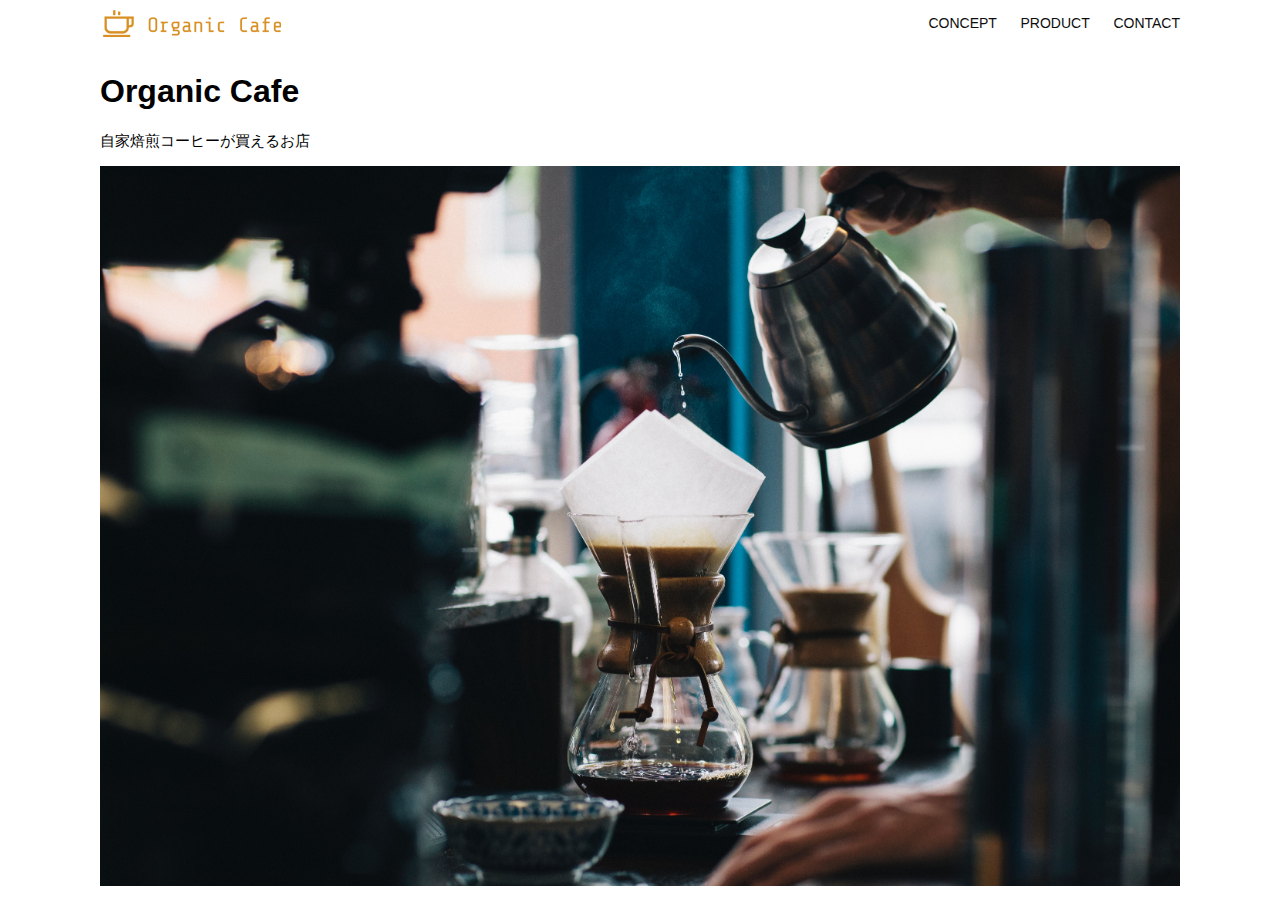
<file: html-css-kadai_013/index.html>
<!DOCTYPE html>
<html>
  <head>
    <title>Organic Cafe</title>
    <meta charset="UTF-8" />
    <meta name="description" content="自家焙煎のコーヒーがお家で楽しめるOrganic Cafe"/>
    <meta name="viewport" content="width=device-width, initial-scale=1.0" />
    <link rel="stylesheet" href="style.css" />
  </head>
  <body>
    <!-- ヘッダー -->
    <header>
      <!-- ロゴ -->
      <a href="index.html" id="logo"><img src="images/logo.png" alt="トップページに戻る"/></a>

      <!-- PC用ナビゲーション -->
      <nav id="nav-pc">
        <a href="index.html#concept">CONCEPT</a>
        <a href="index.html#product">PRODUCT</a>
        <a href="index.html#contact">CONTACT</a>
      </nav>
      
      <!-- SP用ナビゲーション -->
    
      <img id="menu-sp" src="images/button-menu.png" alt="ナビゲーションを開く" onclick="document.getElementById('nav-sp').style.display = 'block'">
      <nav id="nav-sp">
        <img id="close" src="images/button-close.png" alt="ナビゲーションを閉じる" onclick="document.getElementById('nav-sp').style.display = 'none'">
        <a id="logo-sp" href="index.html" onclick="document.getElementById('nav-sp').style.display = 'none'">
        <img src="images/logo-sp.png" alt="トップページに戻る"></a>
        <a class="menu" href="index.html#concept" onclick="document.getElementById('nav-sp').style.display = 'none'">CONCEPT</a>
        <a class="menu" href="index.html#product" onclick="document.getElementById('nav-sp').style.display = 'none'">PRODUCT</a>
        <a class="menu" href="index.html#contact" onclick="document.getElementById('nav-sp').style.display = 'none'">CONTACT</a>
      </nav>
      </header>

    <main>
      <article>
        <!-- メインビジュアル -->
        <section id="main-visual">
          <div id="main-message">
            <h1>Organic Cafe</h1>
            <p>自家焙煎コーヒーが買えるお店</p>
          </div>
          <img src="images/main-image.jpg" alt="コーヒーをハンドドリップで淹れる画像"/>
        </section>
      </article>
    </main>
  </body>
</html>
</file>
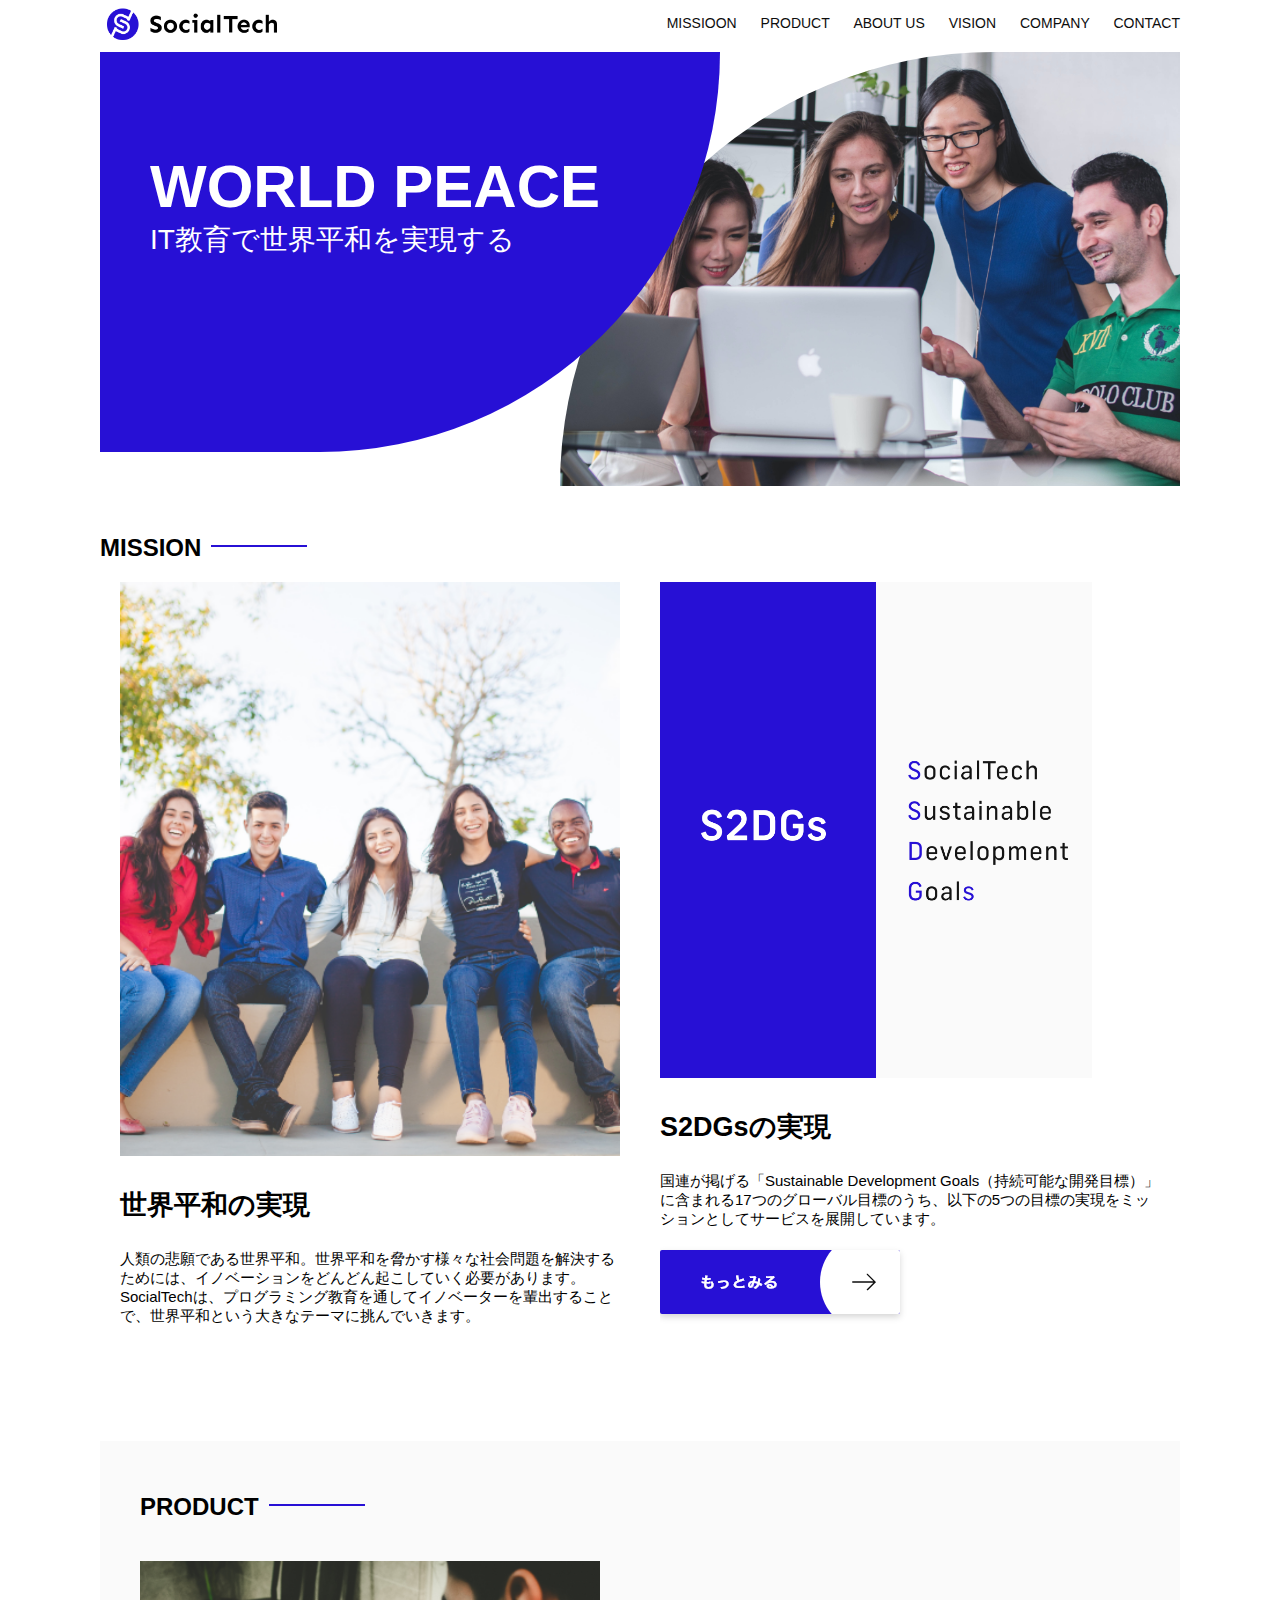
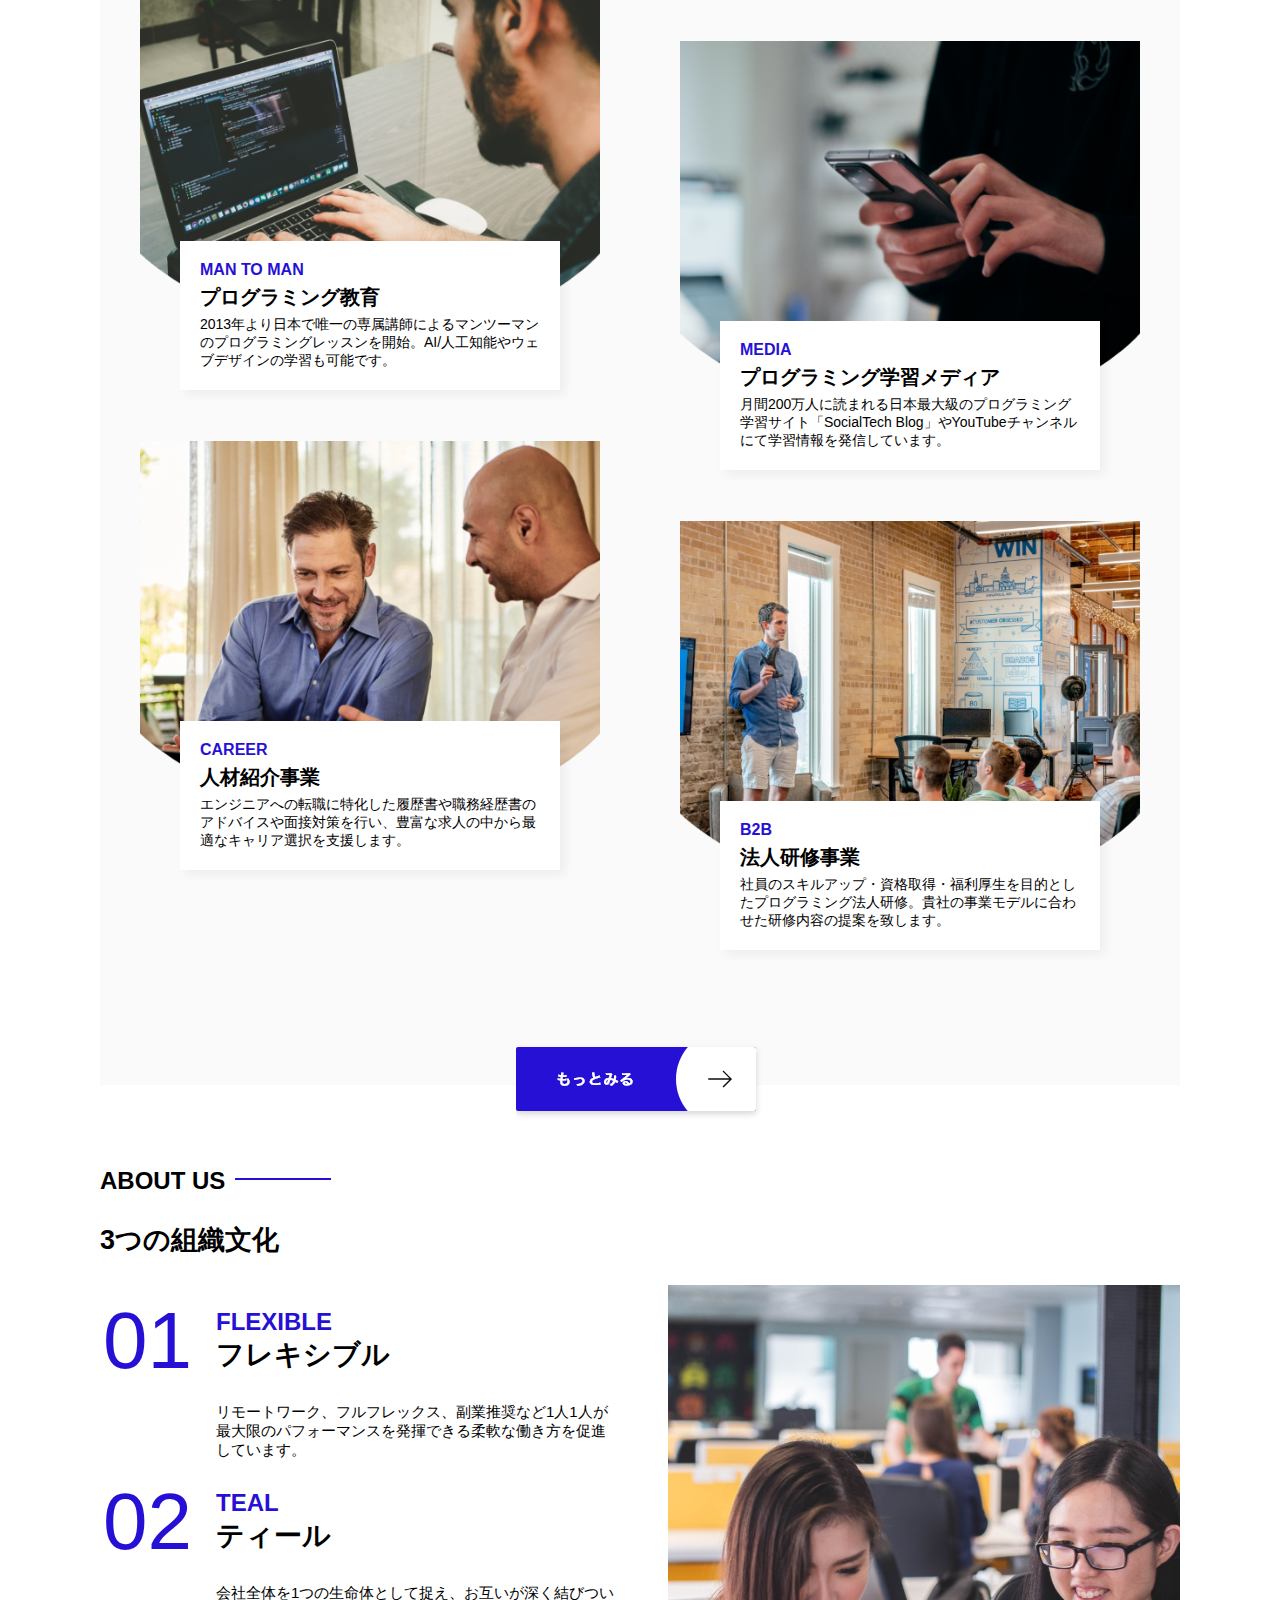
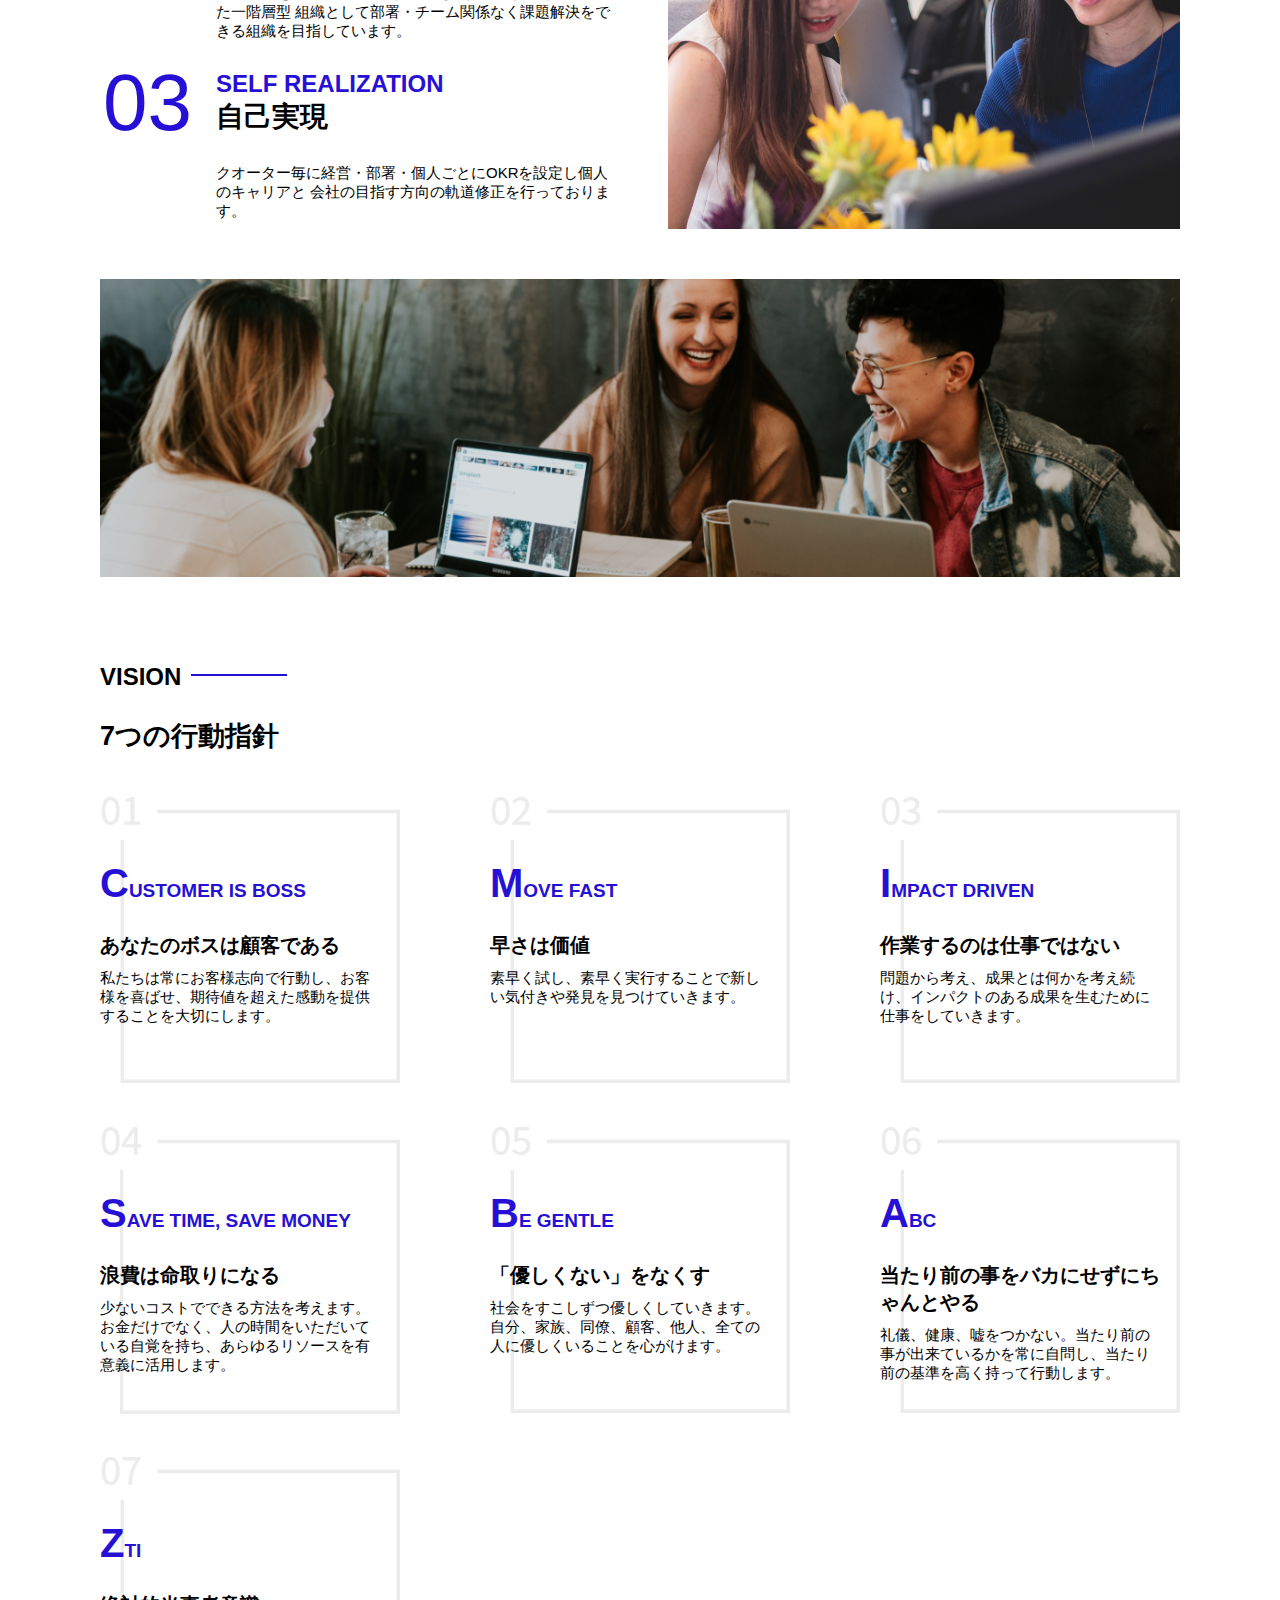
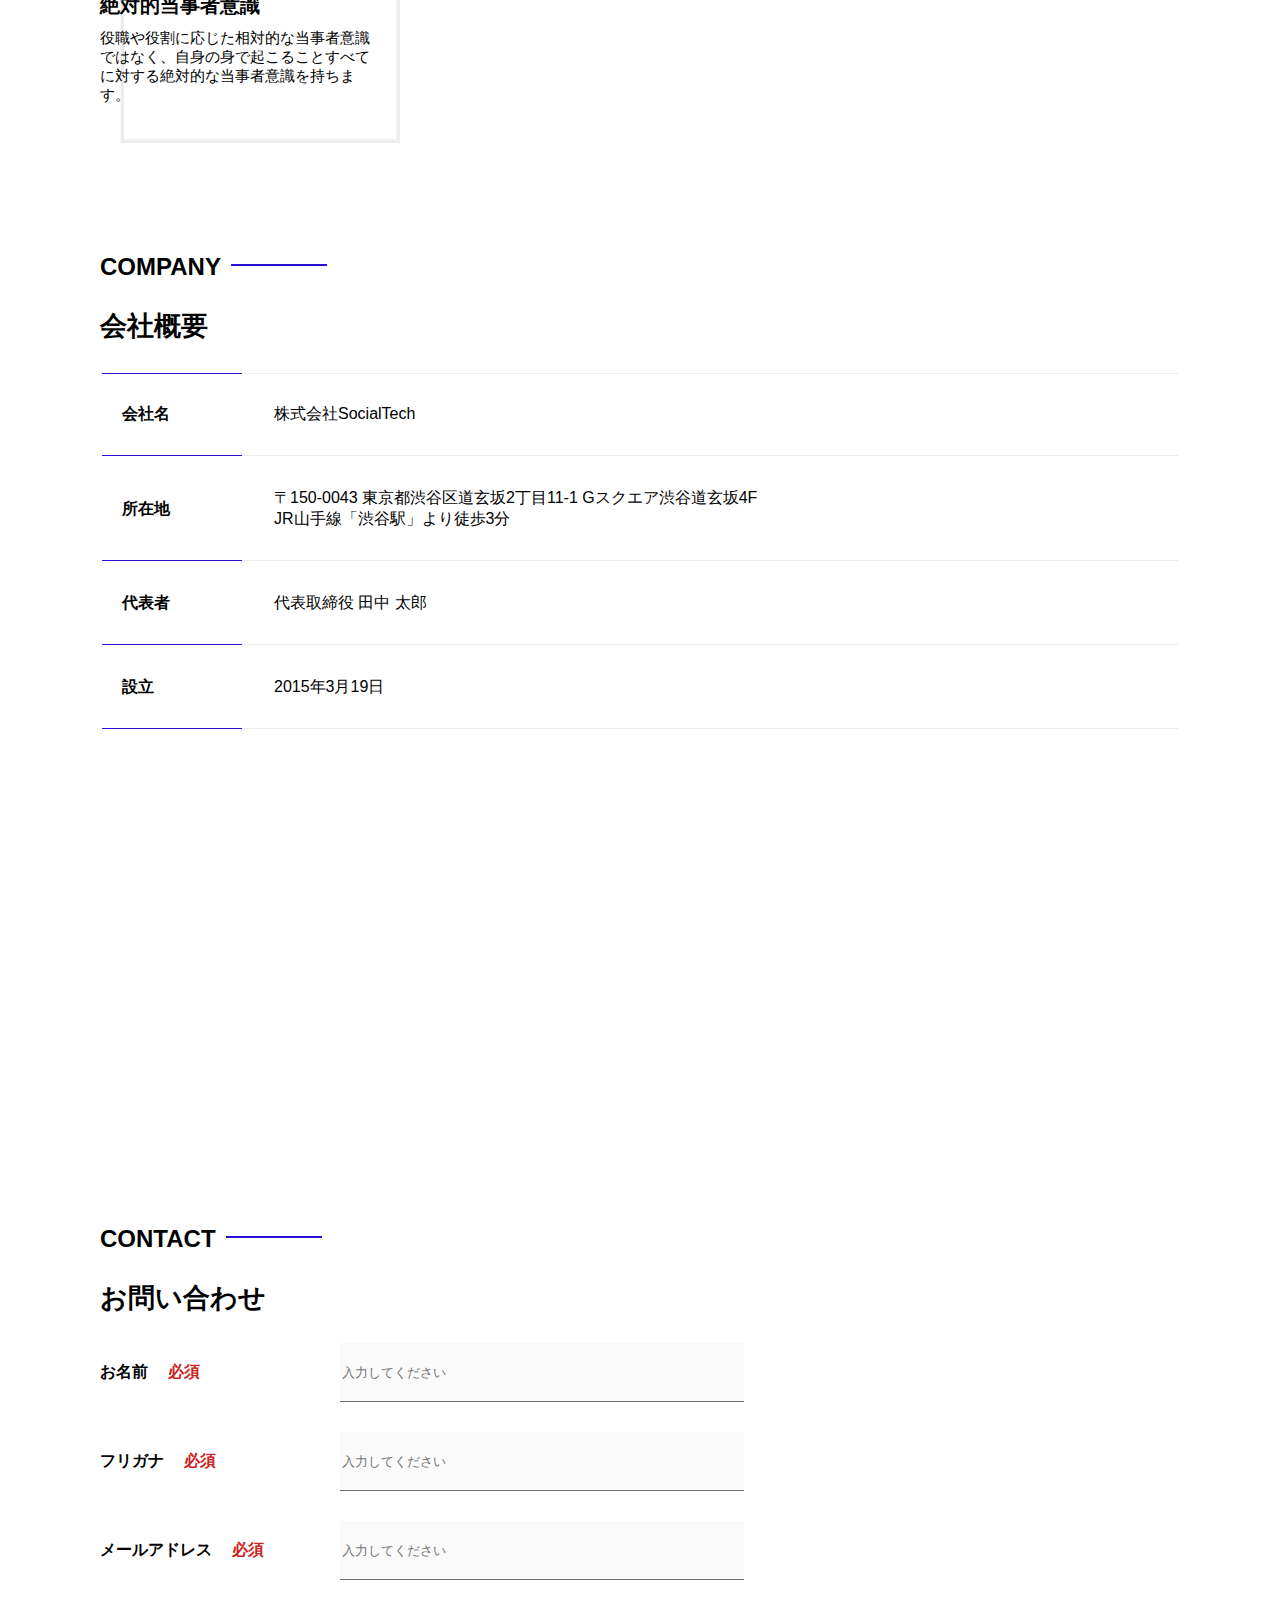
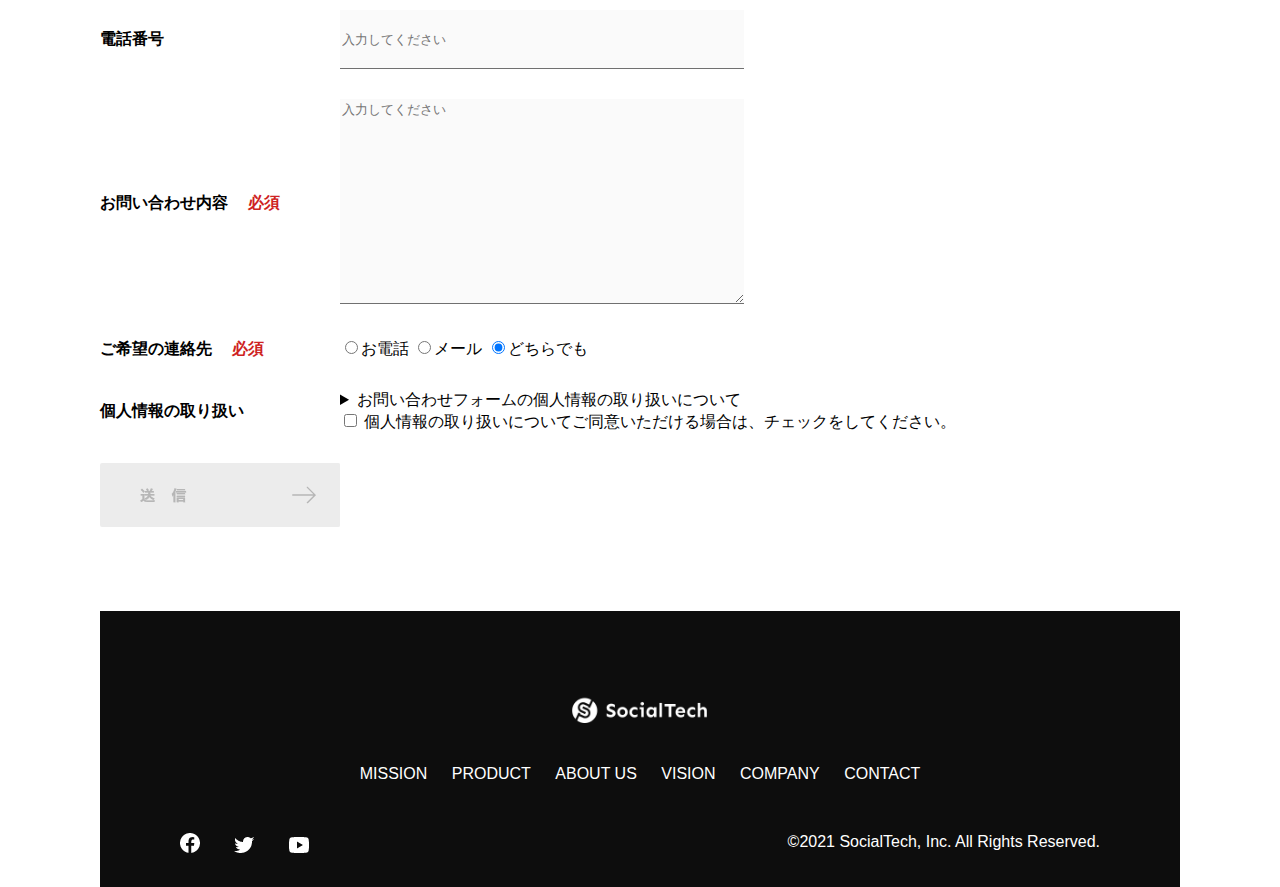
<file: kadai_tutorial_output/index.html>
<!DOCTYPE html>
<html>
    <head>
        <title>SocialTech</title>
            <meta charset="UTF-8">
            <meta name="description" content="SocialTechはEdTech業界のリーディングカンパニーを目指します。">
            <meta name="viewport" content="width=device-width, initial-scale=1.0">
            <link rel="stylesheet" href="style.css">
    </head>
    <body>
        <header>
            <a href="index.html" id="logo">
                <img src="images/logo.png" alt="トップページトップページに戻る">
            </a>

            <nav id="nav-pc">
                <a href="mission.html">MISSIOON</a>
                <a href="product.html">PRODUCT</a>
                <a href="index.html#aboutus">ABOUT US</a>
                <a href="index.html#vision">VISION</a>
                <a href="index.html#company">COMPANY</a>
                <a href="index.html#contact">CONTACT</a>
            </nav>
            <!-- スマホ用メニューボタン -->
             <img id="menu-sp" src="images/button-menu.png" alt="ナビゲーションを開く" onclick="document.getElementById('nav-sp').style.display = 'block'">

            <!-- スマホ用ナビゲーション -->
              <nav id="nav-sp">
                <img id="close" src="images/button-close.png" alt="ナビゲーションを閉じる" onclick="document.getElementById('nav-sp').style.display = 'none'">
                <a id="logo-sp" href="index.html" onclick="document.getElementById('nav-sp').style.display = 'none'">
                <img src="images/logo-sp.png" alt="トップページに戻る"></a>
                <a class="menu" href="mission.html" onclick="document.getElementById('nav-sp').style.display = 'none'">MISSION</a>
                <a class="menu" href="product.html" onclick="document.getElementById('nav-sp').style.display = 'none'">PRODUCT</a>
                <a class="menu" href="index.html#aboutus" onclick="document.getElementById('nav-sp').style.display = 'none'">ABOUTUS</a>
                <a class="menu" href="index.html#vision" onclick="document.getElementById('nav-sp').style.display = 'none'">VISION</a>
                <a class="menu" href="index.html#company" onclick="document.getElementById('nav-sp').style.display = 'none'">COMPANY</a>
                <a class="menu" href="index.html#contact" onclick="document.getElementById('nav-sp').style.display = 'none'">CONTACT</a>
                <div id="sns">
                <a href="https://www.facebook.com/sejuku2013"><img src="images/button-facebook.png" alt="Facebookのリンク"></a>
                <a href="https://twitter.com/samuraijuku"><img src="images/button-twitter.png" alt="Twitterのリンク"></a>
                <a href="https://www.youtube.com/channel/UCCFOQO5aDK0xXam4cUQXT8g"><img src="images/button-youtube.png" alt="YouTubeのリンク"></a>
                </div>
              </nav>
        </header>
        <main>
            <article>
                <!--　メインビジュアル　-->
                <section id="main-visual">
                    <div id="main-message">
                        <h1>WORLD PEACE</h1>
                        <p>IT教育で世界平和を実現する</p>
                    </div>
                    <img src="images/index/index-main.png" alt="PCの周りに集まる多国籍の仲間たち">
                </section>
                <!--ミッション-->
                <section id="mission">
                    <h2 class="index-h2">MISSION</h2>
                    <div id="mission-flex">
                        <div>
                            <img id="mission-photo" src="images/index/index-mission.png" alt="屋外のベンチで写真を撮影する多国籍の仲間たち">
                            <h3>世界平和の実現</h3>
                            <p>
                                人類の悲願である世界平和。世界平和を脅かす様々な社会問題を解決するためには、イノベーションをどんどん起こしていく必要があります。SocialTechは、プログラミング教育を通してイノベーターを輩出することで、世界平和という大きなテーマに挑んでいきます。
                            </p>
                        </div>
                        <div>
                            <img id="s2dgs" src="images/index/s2dgs.png" alt="S2DGs">
                            <h3>S2DGsの実現</h3>
                            <p>国連が掲げる「Sustainable Development Goals（持続可能な開発目標）」に含まれる17つのグローバル目標のうち、以下の5つの目標の実現をミッションとしてサービスを展開しています。</p>
                            <a href="mission.html">
                                <img src="images/button-more.png" alt="もっとみる">
                            </a>
                        </div>
                    </div>
                </section>
                <!--プロダクト-->
                <section id="product">
                    <h2 class="index-h2">PRODUCT</h2>
                    <div>
                        <div id="product-left">
                            <div>
                                <img class="product-photo" src="images/index/index-mantoman.png" alt="PCでコードを書く男性">
                                <div class="product-explain">
                                    <span>MAN TO MAN</span>
                                    <h3>プログラミング教育</h3>
                                    <p>2013年より日本で唯一の専属講師によるマンツーマンのプログラミングレッスンを開始。AI/人工知能やウェブデザインの学習も可能です。</p>
                                </div>
                            </div>
                            <div>
                                <img class="product-photo" src="images/index/index-career.png" alt="笑顔で話し合う2人の男性">
                                <div class="product-explain">
                                    <span>CAREER</span>
                                    <h3>人材紹介事業</h3>
                                    <p>エンジニアへの転職に特化した履歴書や職務経歴書のアドバイスや面接対策を行い、豊富な求人の中から最適なキャリア選択を支援します。</p>
                                </div>
                            </div>
                        </div>
                        <div id="product-right">
                            <div>
                                <img class="product-photo" src="images/index/index-media.png" alt="スマートフォンを操作する人">
                                <div class="product-explain">
                                    <span>MEDIA</span>
                                    <h3>プログラミング学習メディア</h3>
                                    <p>月間200万人に読まれる日本最大級のプログラミング学習サイト「SocialTech Blog」やYouTubeチャンネルにて学習情報を発信しています。</p>
                                </div>
                            </div>
                            <div>
                                <img class="product-photo" src="images/index/index-b2b.png" alt="講演中の男性とそれを聴く人々">
                                <div class="product-explain">
                                    <span>B2B</span>
                                    <h3>法人研修事業</h3>
                                    <p>社員のスキルアップ・資格取得・福利厚生を目的としたプログラミング法人研修。貴社の事業モデルに合わせた研修内容の提案を致します。</p>
                                </div>
                            </div>
                        </div>
                    </div>
                    <div>
                        <a id="product-more" href="product.html">
                            <img src="images/button-more.png" alt="もっとみる">
                        </a>
                    </div>
                </section>
                <!--ABOUT US-->
                <section id="aboutus">
                    <h2 class="index-h2">ABOUT US</h2>
                    <h3>3つの組織文化</h3>
                    <div>
                        <table class="culture-table">
                            <tr>
                                <td>
                                    <span class="culture-num">01</span>
                                </td>
                                <td>
                                    <span class="culture-en">FLEXIBLE</span>
                                    <span class="culture-jp">フレキシブル</span>
                                </td>
                            </tr>
                            <tr>
                                <td>
                                    <!--空のセル-->
                                </td>
                                <td>
                                    <p class="culture-description">
                                        リモートワーク、フルフレックス、副業推奨など1人1人が最大限のパフォーマンスを発揮できる柔軟な働き方を促進しています。
                                    </p>
                                </td>
                            </tr>
                            <tr>
                                <td>
                                    <span class="culture-num">02</span>
                                </td>
                                <td>
                                    <span class="culture-en">TEAL</span>
                                    <span class="culture-jp">ティール</span>
                                </td>
                            </tr>
                            <tr>
                                <td>
                                    <!--空のセル-->
                                </td>
                                <td>
                                    <p class="culture-description">
                                        会社全体を1つの生命体として捉え、お互いが深く結びついた一階層型
                                        組織として部署・チーム関係なく課題解決をできる組織を目指しています。
                                    </p>
                                </td>
                            </tr>
                            <tr>
                                <td>
                                    <span class="culture-num">03</span>
                                </td>
                                <td>
                                    <span class="culture-en">SELF REALIZATION</span>
                                    <span class="culture-jp">自己実現</span>
                                </td>
                            </tr>
                            <tr>
                                <td>
                                    <!--空のセル-->
                                </td>
                                <td>
                                    <p class="culture-description">
                                        クオーター毎に経営・部署・個人ごとにOKRを設定し個人のキャリアと
                                        会社の目指す方向の軌道修正を行っております。
                                    </p>
                                </td>
                            </tr>
                        </table>
                        <img class="culture-img" src="images/index/index-aboutus1.png" alt="笑顔で話し合う2人の女性">
                    </div>
                    <img class="culture-img2" src="images/index/index-aboutus2.png" alt="笑顔で話し合う3人の男女">
                </section>
                <!--VISION-->
                <section id="vision">
                    <h2 class="index-h2">VISION</h2>
                    <h3>7つの行動指針</h3>
                    <div>
                        <div class="vision-box">
                            <img src="images/index/vision-01.png" alt="01">
                            <span>
                                <h4>CUSTOMER IS BOSS</h4>
                                <h5>あなたのボスは顧客である</h5>
                                <p>私たちは常にお客様志向で行動し、お客様を喜ばせ、期待値を超えた感動を提供することを大切にします。</p>
                            </span>
                        </div>
                        <div class="vision-box">
                            <img src="images/index/vision-02.png" alt="02">
                            <span>
                                <h4>MOVE FAST</h4>
                                <h5>早さは価値</h5>
                                <p>素早く試し、素早く実行することで新しい気付きや発見を見つけていきます。</p>
                            </span>
                        </div>
                        <div class="vision-box">
                            <img src="images/index/vision-03.png" alt="03">
                            <span>
                                <h4>IMPACT DRIVEN</h4>
                                <h5>作業するのは仕事ではない</h5>
                                <p>問題から考え、成果とは何かを考え続け、インパクトのある成果を生むために仕事をしていきます。</p>
                            </span>
                        </div>
                        <div class="vision-box">
                            <img src="images/index//vision-04.png" alt="04">
                            <span>
                                <h4>SAVE TIME, SAVE MONEY</h4>
                                <h5>浪費は命取りになる</h5>
                                <p>少ないコストでできる方法を考えます。お金だけでなく、人の時間をいただいている自覚を持ち、あらゆるリソースを有意義に活用します。</p>                                </h4>
                            </span>
                        </div>
                        <div class="vision-box">
                            <img src="images/index/vision-05.png" alt="05">
                            <span>
                                <h4>BE GENTLE</h4>
                                <h5>「優しくない」をなくす</h5>
                                <p>社会をすこしずつ優しくしていきます。自分、家族、同僚、顧客、他人、全ての人に優しくいることを心がけます。</p>
                            </span>
                        </div>
                        <div class="vision-box">
                            <img src="images/index/vision-06.png" alt="06">
                            <span>
                                <h4>ABC</h4>
                                <h5>当たり前の事をバカにせずにちゃんとやる</h5>
                                <p>礼儀、健康、嘘をつかない。当たり前の事が出来ているかを常に自問し、当たり前の基準を高く持って行動します。</p>
                            </span>
                        </div>
                        <div class="vision-box">
                            <img src="images/index/vision-07.png" alt="07">
                            <span>
                                <h4>ZTI</h4>
                                <h5>絶対的当事者意識</h5>
                                <p>役職や役割に応じた相対的な当事者意識ではなく、自身の身で起こることすべてに対する絶対的な当事者意識を持ちます。</p>
                            </span>
                        </div>
                    </div>
                </section>
                <!--COMPANY-->
                <section id="company">
                    <h2 class="index-h2">COMPANY</h2>
                    <h3>会社概要</h3>
                    <table id="company-table">
                        <tr>
                            <th class="tableheader-first">会社名</th>
                            <td class="cell-first">株式会社SocialTech</td>
                        </tr>
                        <tr>
                            <th class="tableheader">所在地</th>
                            <td class="cell">〒150-0043 東京都渋谷区道玄坂2丁目11-1 Gスクエア渋谷道玄坂4F<br>JR山手線「渋谷駅」より徒歩3分</td>
                        </tr>
                        <tr>
                            <th class="tableheader">代表者</th>
                            <td class="cell">代表取締役 田中 太郎</td>
                        <tr>
                            <th class="tableheader">設立</th>
                            <td class="cell">2015年3月19日</td>
                        </tr>
                    </table>
                    <iframe
                        src="https://www.google.com/maps/embed?pb=!1m18!1m12!1m3!1d3241.7759544892483!2d139.69399665123464!3d35.65789123876098!2m3!1f0!2f0!3f0!3m2!1i1024!2i768!4f13.1!3m3!1m2!1s0x60188caa0042e8d1%3A0xba130bea826a7aa2!2z44CSMTUwLTAwNDMg5p2x5Lqs6YO95riL6LC35Yy66YGT546E5Z2C77yS5LiB55uu77yR77yR4oiS77yR!5e0!3m2!1sja!2sjp!4v1636872991912!5m2!1sja!2sjp"
                        style="border: 0;" allowfullscreen="" loading="lazy">
                    </iframe>
                </section>
                <!--お問い合わせフォーム-->
                <section id="contact">
                    <h2 class="index-h2">CONTACT</h2>
                    <h3>お問い合わせ</h3>
                    <form action="https://api.staticforms.xyz/submit" method="post">
                        <input type="text" name="honeypot" style="display:none">
                        <input type="hidden" name="accessKey" value="d25f0175-6980-4c1c-b94e-484146afab00">
                        <input type="hidden" name="subject" value="Webサイトからお問い合わせがありました">
                        <input type="hidden" name="replyTo" value="knakayama613@gmail.com">
                        <input type="hidden" name="redirectTo" value="">     
                        <div>
                            <div class="contact-heading">
                                <label class="contact-label">お名前<span class="contact-span">必須</span></label>
                            </div>
                            <div>
                                <input type="text" name="name" placeholder="入力してください" class="contact-textbox">
                            </div>
                        </div>
                        <div>
                            <div class="contact-heading">
                                <label class="contact-label">フリガナ<span class="contact-span">必須</span></label>
                            </div>
                            <div>
                                <input type="text" name="hurigana" placeholder="入力してください" class="contact-textbox">
                            </div>
                        </div>
                        <div>
                            <div class="contact-heading">
                                <label class="contact-label">メールアドレス<span class="contact-span">必須</span></label>
                            </div>
                            <div>
                                <input type="text" name="email" placeholder="入力してください" class="contact-textbox">
                            </div>
                        </div>
                        <div>
                            <div class="contact-heading">
                                <label class="contact-label">電話番号</label>
                            </div>
                            <div>
                                <input type="text" name="tel" placeholder="入力してください" class="contact-textbox">
                            </div>
                        </div>
                        <div>
                            <div class="contact-heading">
                                <label class="contact-label">お問い合わせ内容<span class="contact-span">必須</span></label>
                            </div>
                            <div>
                                <textarea class="contact-textarea" placeholder="入力してください" name="message"></textarea>
                            </div>
                        </div>
                        <div>
                            <div class="contact-heading">
                                <label class="contact-label">ご希望の連絡先<span class="contact-span">必須</span></label>
                            </div>
                            <div>
                                <input class="radiobutton" type="radio" value="tel" name="contact" checked><label>お電話</label>
                                <input class="radiobutton" type="radio" value="mail" name="contact" checked><label>メール</label>
                                <input class="radiobutton" type="radio" value="both" name="contact" checked><label>どちらでも</label>
                            </div>
                        </div>
                        <div>
                            <div class="contact-heading">
                                <label class="contact-label">個人情報の取り扱い</label>
                            </div>
                            <div>
                                <details>
                                    <summary>お問い合わせフォームの個人情報の取り扱いについて</summary>
                                <div>
                                    <span>１．組織の名称又は氏名</span><br>
                                    株式会社SocialTech<br><br>
                                    <span>２．個人情報保護管理者（若しくはその代理人）の氏名又は職名、所属及び連絡先
                                    鈴木 一郎 コーポレート部</span><br>
                                    メールアドレス：support@socialtech.net<br>
                                    TEL：03-xxxx-xxxx<br>
                                    <span>３．個人情報の利用目的</span><br>
                                    ・本サービス及び本サービスに関連する情報の提供又はそれらに関する連絡のため<br>
                                    ・ユーザーの本人確認のため<br>                                       ・ユーザーの本人確認のため<br>
                                    ・当社サービスのご案内のため<br>
                                    ・当社の商品等の広告または宣伝（電子メールによるものを含むものとします。）<br><br>
                                     <span>４．個人情報の取り扱い業務の委託</span><br>
                                     個人情報の取扱業務の全部または一部を外部に業務委託する場合があります。<br>
                                     その際、弊社は、個人情報を適切に保護できる管理体制を敷き実行していることを条件として<br>
                                     委託先を厳選したうえで、機密保持契約を委託先と締結し、お客様の個人情報を厳密に管理させます。<br><br>
                                     <span>５．個人情報の開示等の請求</span><br>
                                     お客様は、弊社に対してご自身の個人情報の開示等（利用目的の通知、開示、内容の訂正・追加・削除、利用の停止または消去、第三者への提供の停止）に関して、当社問合わせ窓口に申し出ることができます。<br>
                                     その際、弊社はお客様ご本人を確認させていただいたうえで、合理的な期間内に対応いたします。<br><br>
                                     なお、個人情報に関する弊社問合わせ先は、次の通りです。<br><br>
                                     株式会社SocialTech　個人情報問合せ窓口<br>
                                     〒150-0043　東京都渋谷区道玄坂2丁目11-1 Ｇスクエア渋谷道玄坂 4F<br>
                                     メールアドレス：support@socialtech.net　TEL：03-xxxx-xxxx<br><br>
                                     <span>６．個人情報を提供されることの任意性について</span><br><br>
                                     お客様がご自身の個人情報を弊社に提供されるか否かは、お客様のご判断によりますが、もしご提供されない場合には、適切なサービスが提供できない場合がありますので予めご了承ください。
                                </div>
                                </details>
                                <input type="checkbox" name="agree">
                                <span>個人情報の取り扱いについてご同意いただける場合は、チェックをしてください。</span>
                            </div>
                        </div>
                        <input type="image" src="images/button-submit.png" alt="送信する">
                    </form>
                </section>
            </article>
            <footer>
                <div id="footer-logo">
                    <img src="images/logo-sp.png" alt="SocialTech">
                </div>
                <div id="footer-link">
                    <a href="mission.html">MISSION</a>
                    <a href="product.html">PRODUCT</a>
                    <a href="index.html#aboutus">ABOUT US</a>
                    <a href="index.html#vision">VISION</a>
                    <a href="index.html#company">COMPANY</a>
                    <a href="index.html#contact">CONTACT</a>
                </div>
                <div id="sns-footer">
                    <a href="https://www.facebook.com/sejuku2013"><img src="images/button-facebook.png" alt="Facebookのリンク"></a>
                    <a href="https://twitter.com/samuraijuku"><img src="images/button-twitter.png" alt="Twitterのリンク"></a>
                    <a href="https://www.youtube.com/channel/UCCFOQO5aDK0xXam4cUQXT8g"><img src="images/button-youtube.png" alt="YouTubeのリンク"></a>
                    <span id="copyright">&copy;2021 SocialTech, Inc. All Rights Reserved. </span>
                </div>
            </footer>
        </main>
    </body>

</html>
</file>
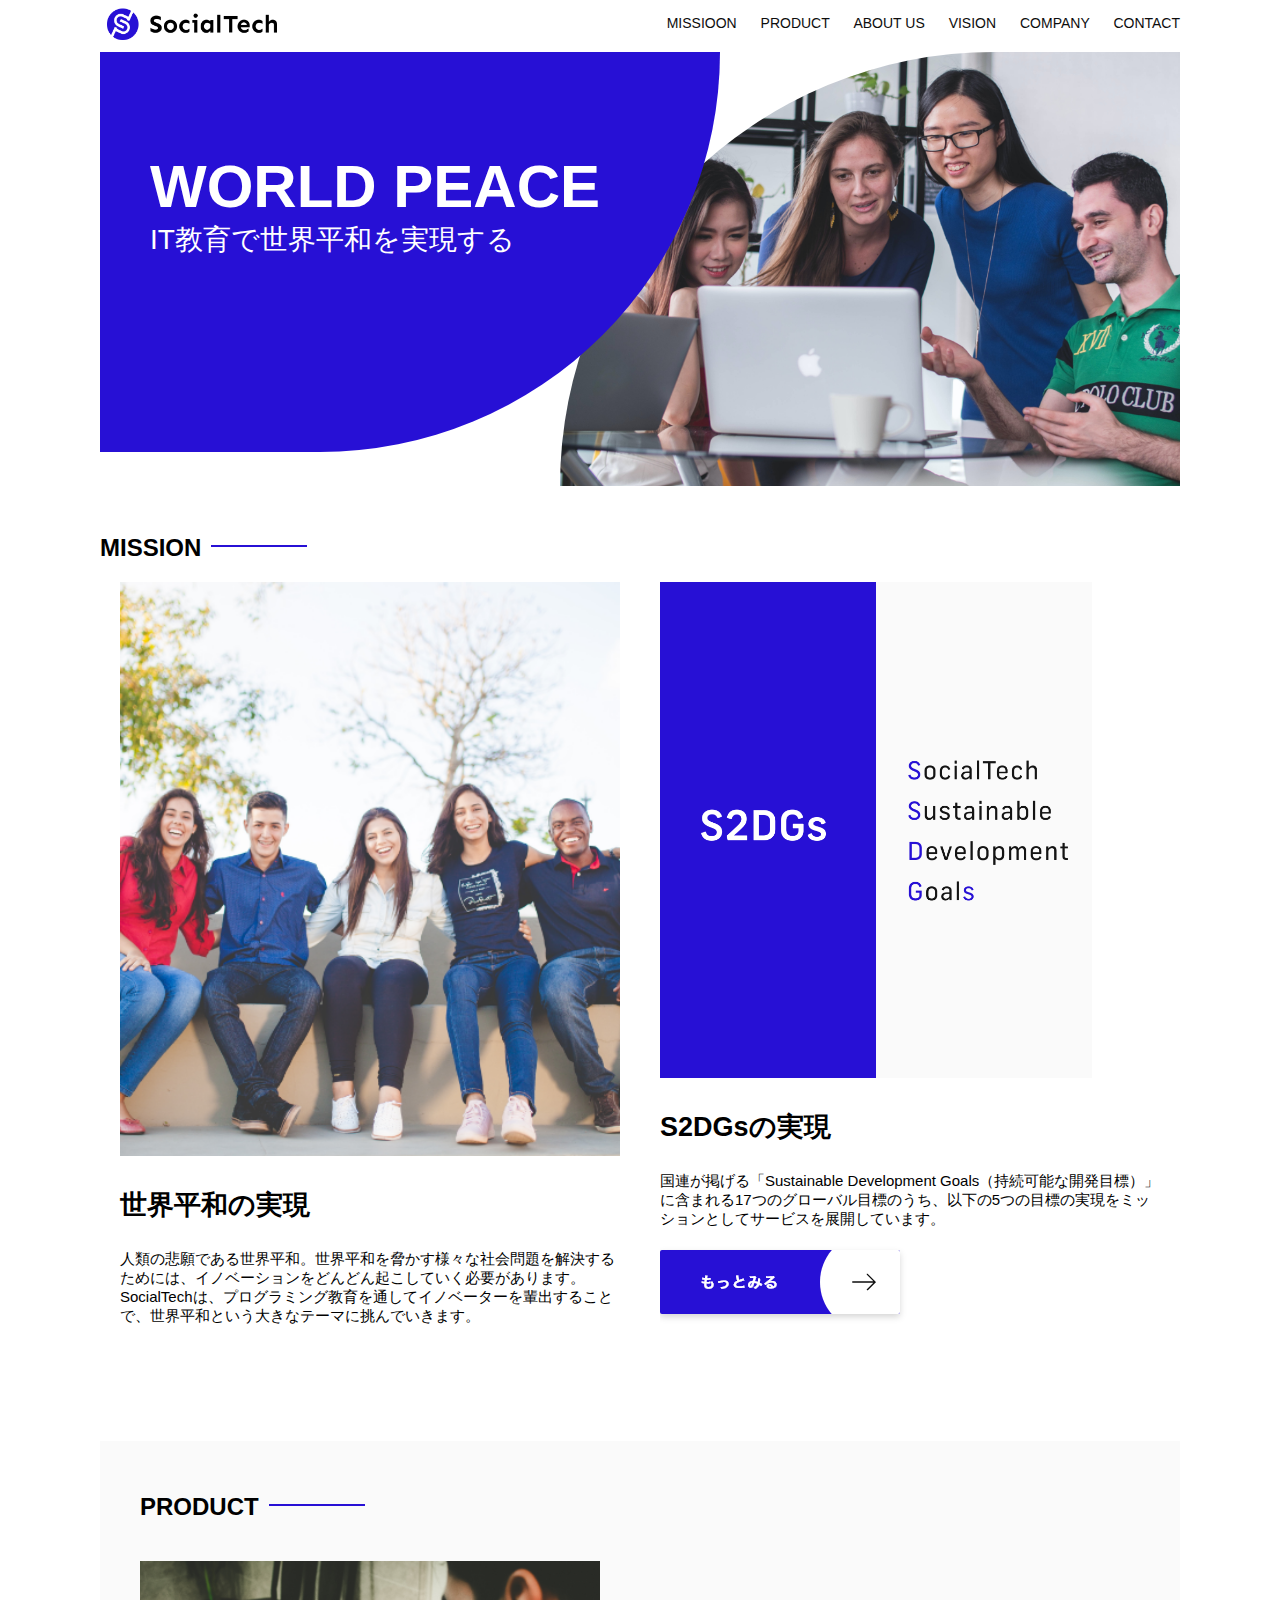
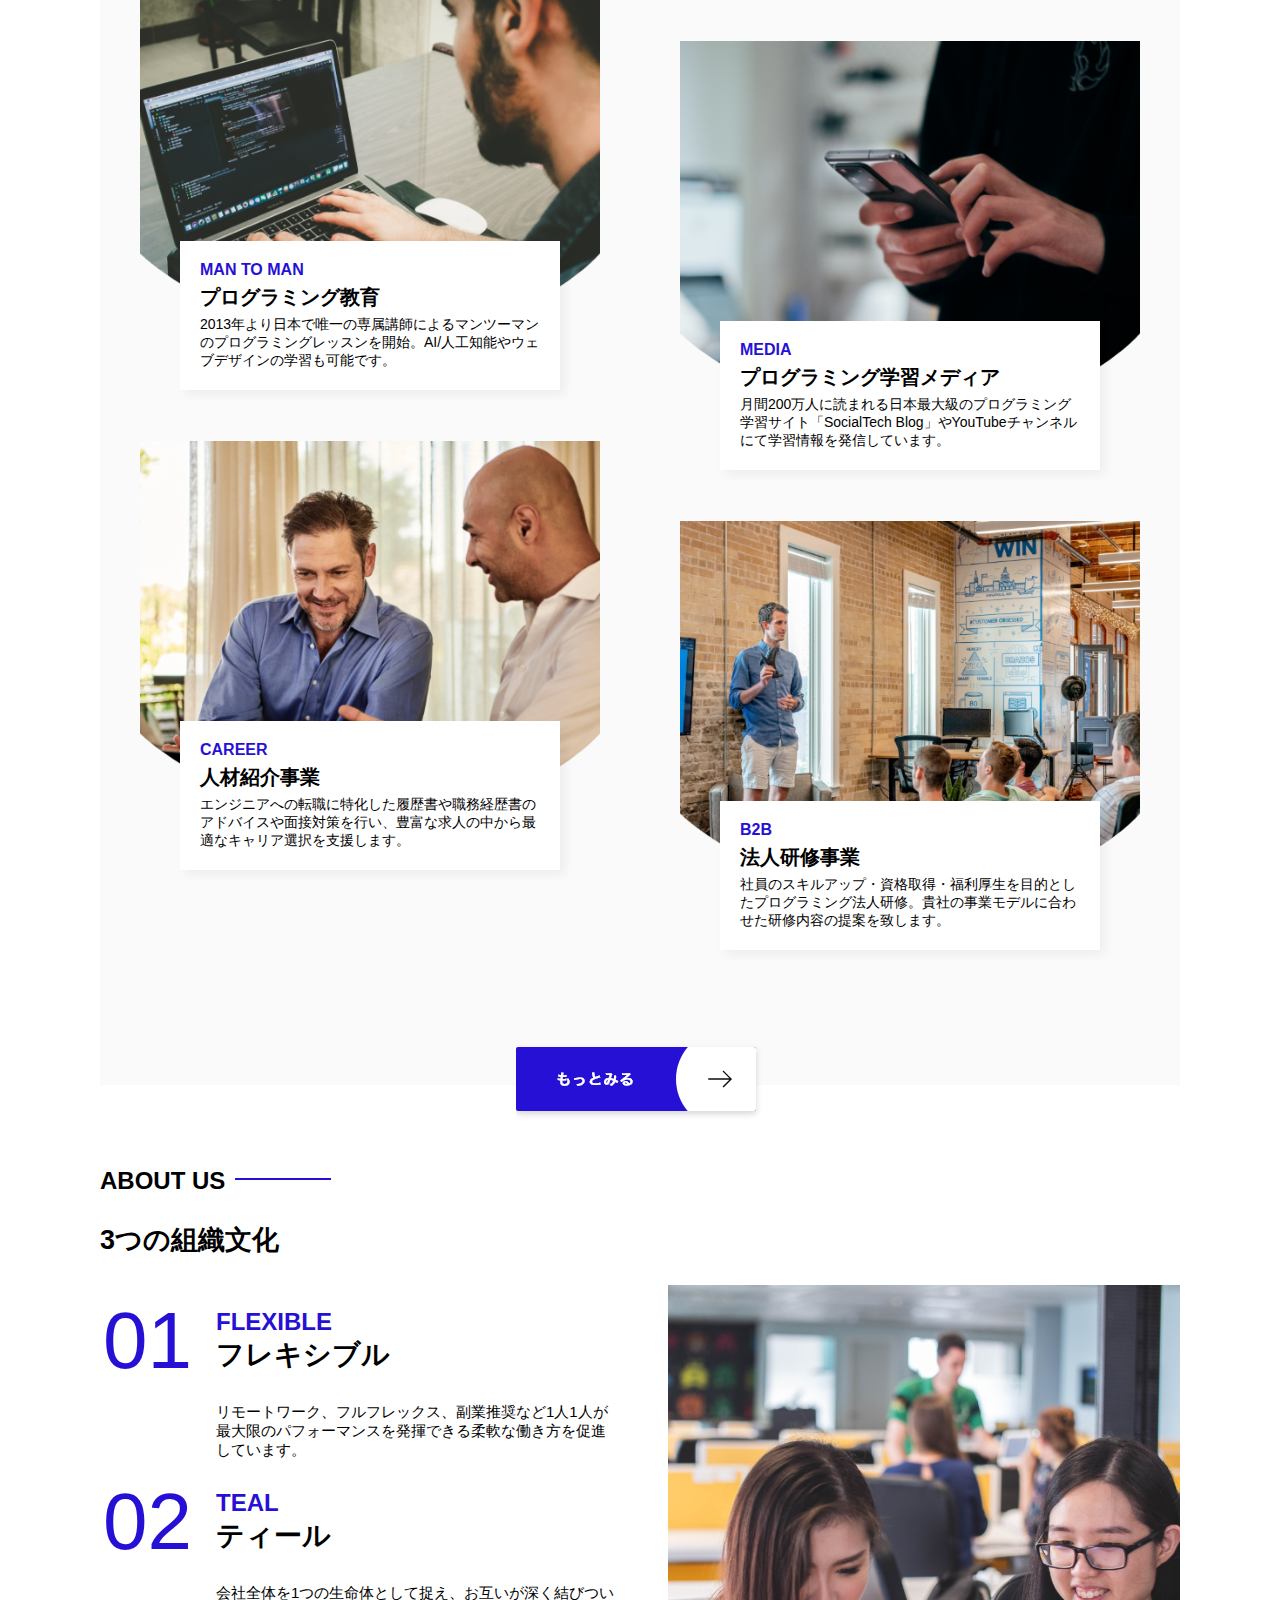
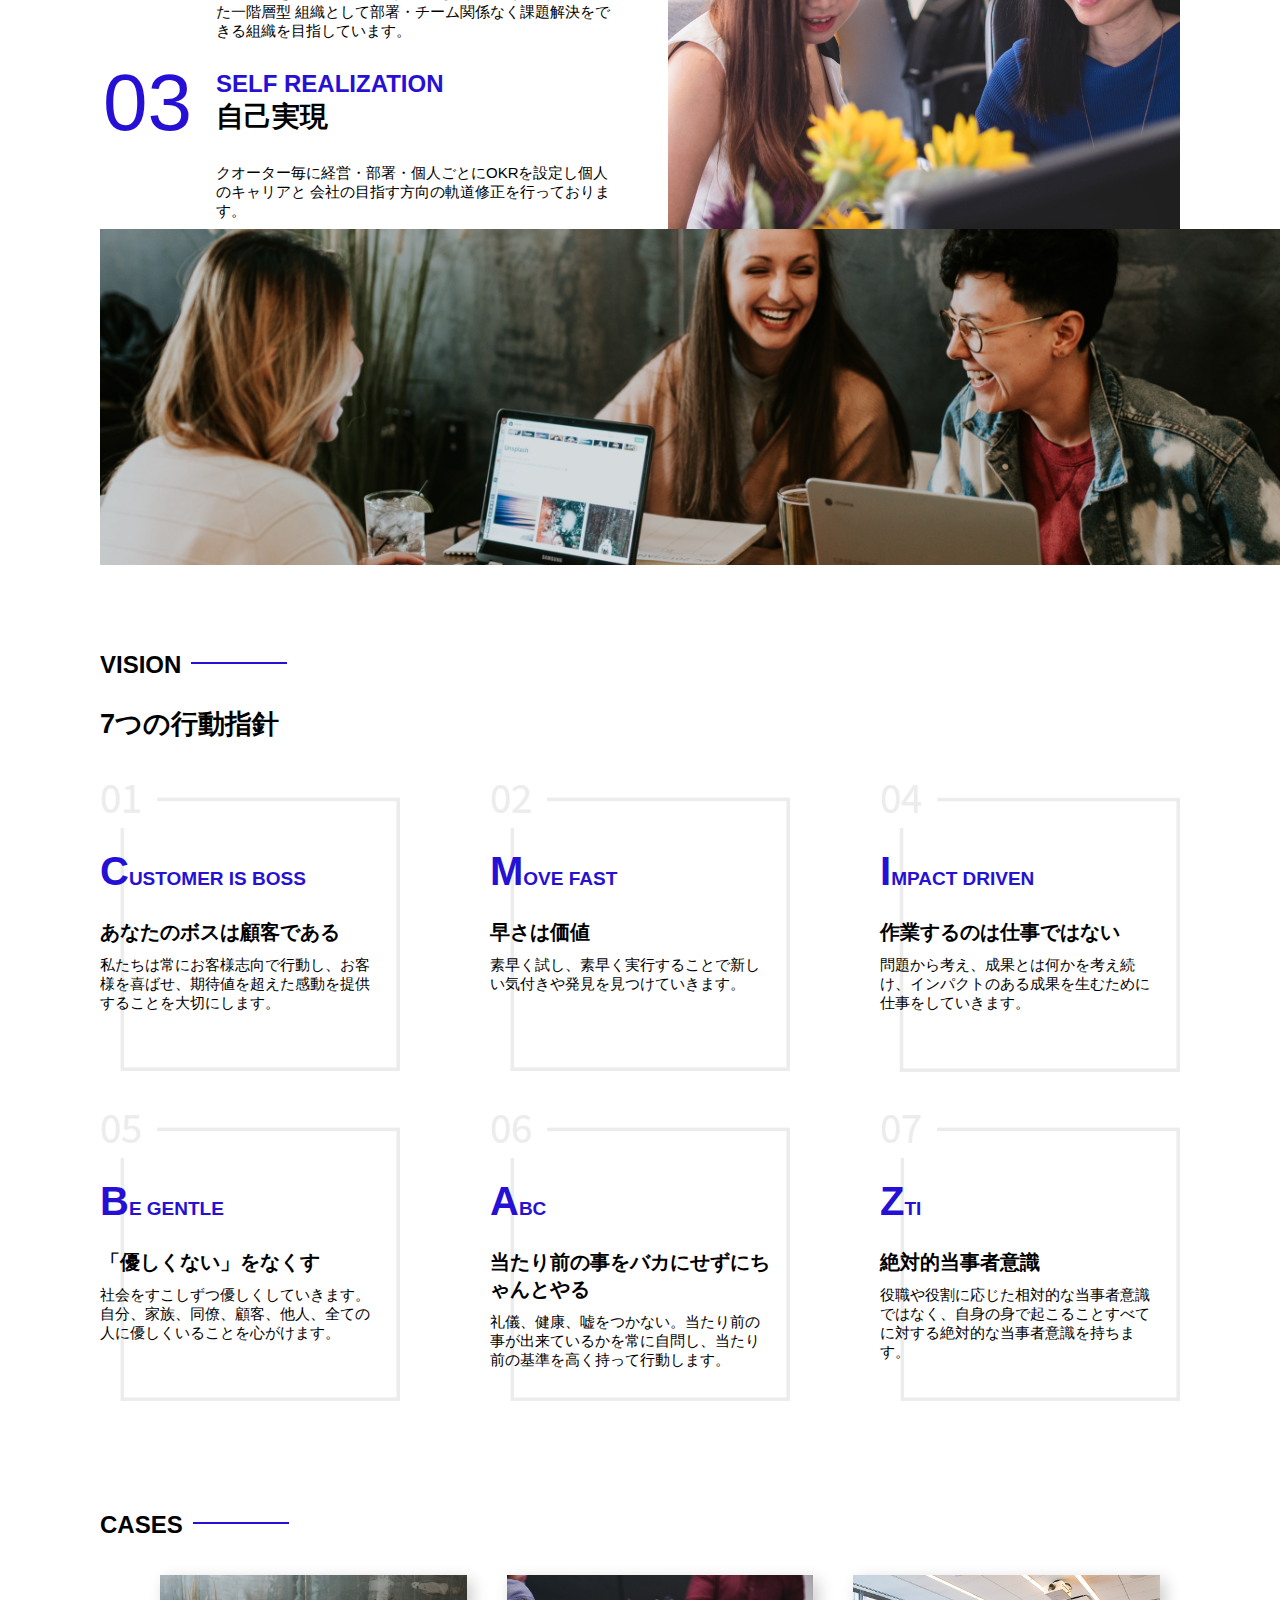
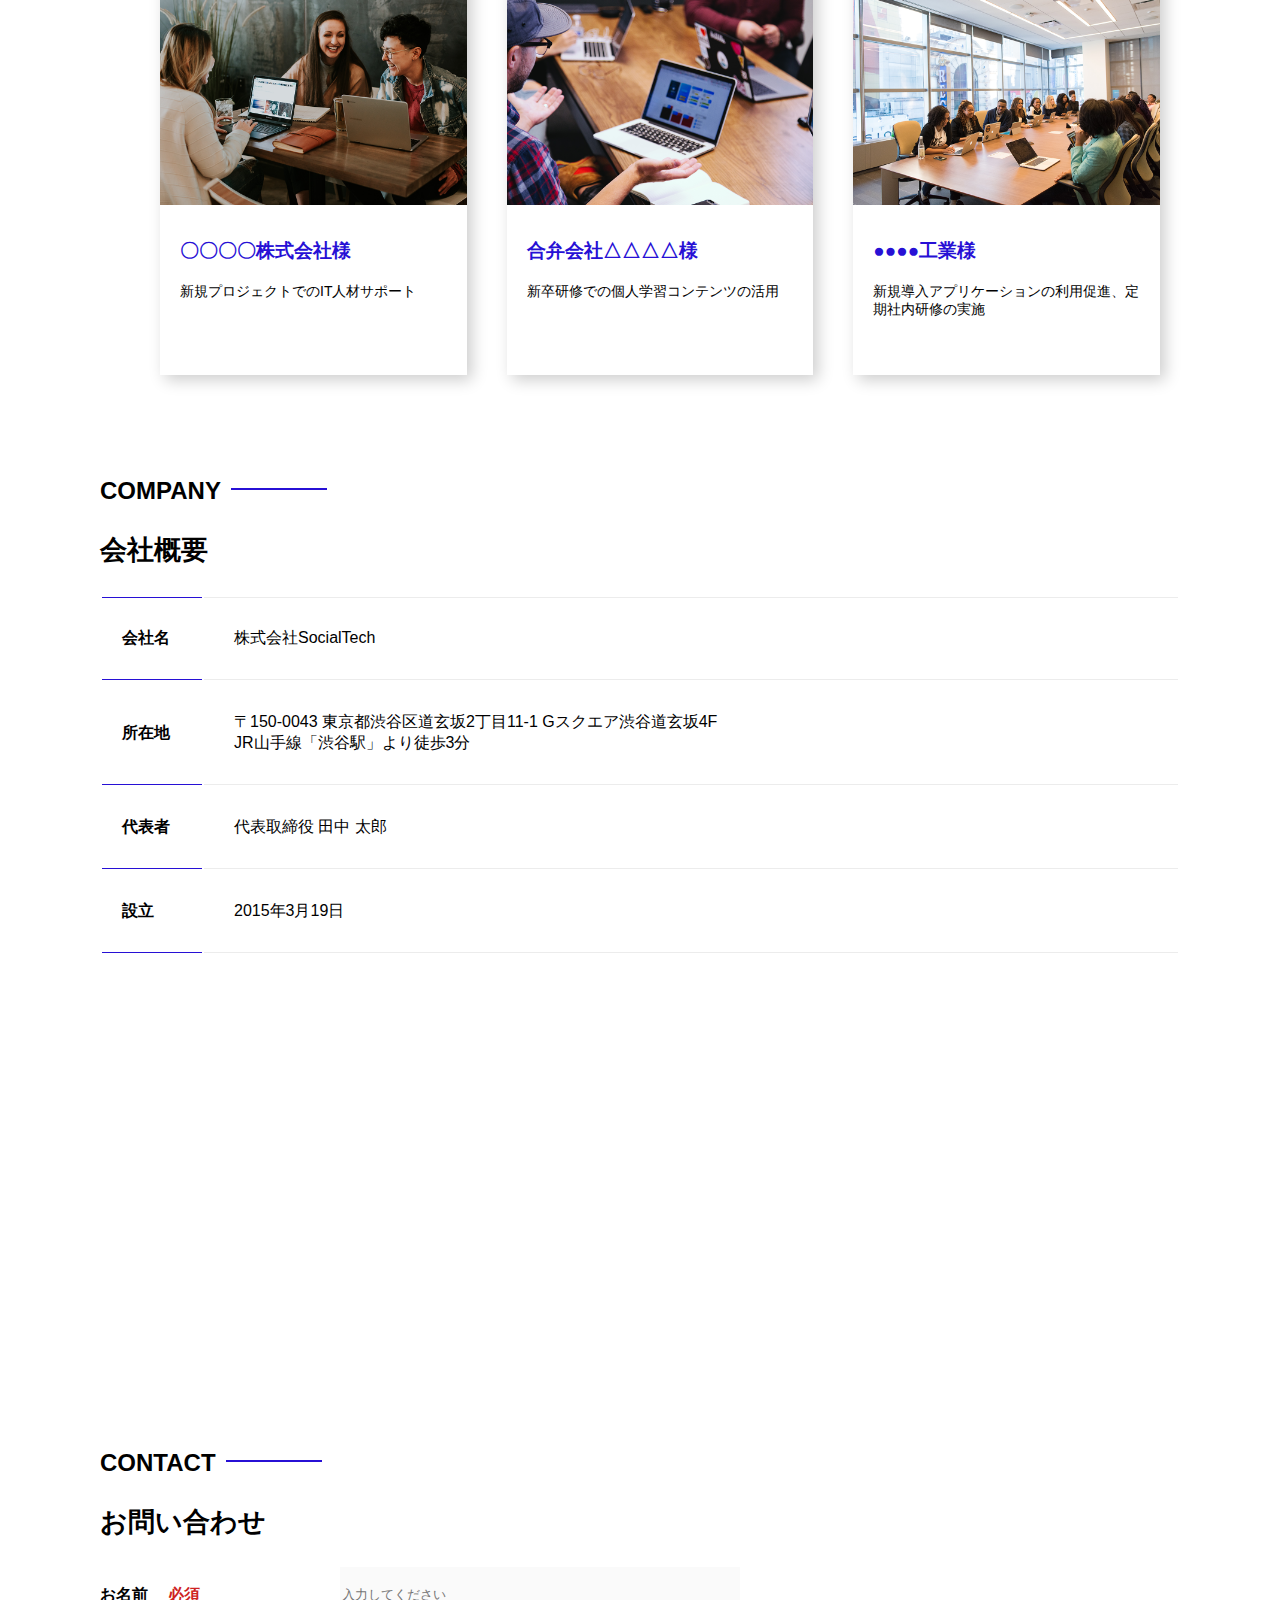
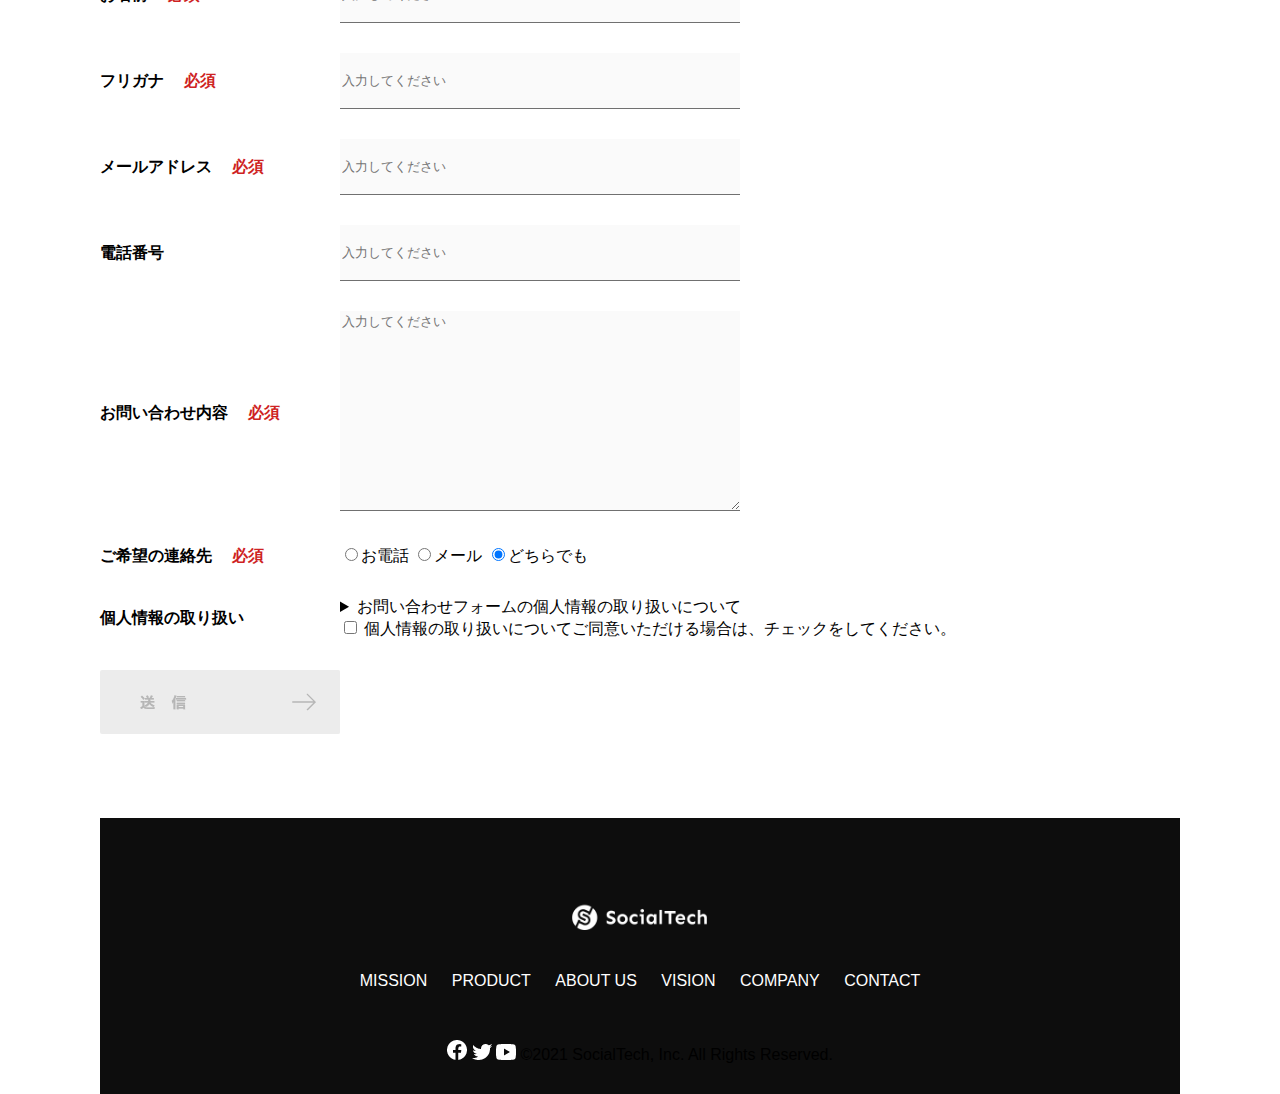
<file: socialtech-kadai_012/index.html>
<!DOCTYPE html>
<html>
    <head>
        <title>SocialTech</title>
            <meta charset="UTF-8">
            <meta name="description" content="SocialTechはEdTech業界のリーディングカンパニーを目指します。">
            <meta name="viewport" content="width=device-width, initial-scale=1.0">
            <link rel="stylesheet" href="style.css">
    </head>
    <body>
        <header>
            <a href="index.html" id="logo">
                <img src="images/logo.png" alt="トップページトップページに戻る">
            </a>

            <nav id="nav-pc">
                <a href="mission.html">MISSIOON</a></li>
                <a href="product.html">PRODUCT</a></li>
                <a href="index.html#aboutus">ABOUT US</a></li>
                <a href="index.html#vision">VISION</a></li>
                <a href="index.html#company">COMPANY</a></li>
                <a href="index.html#contact">CONTACT</a></li>
            </nav>
        </header>
        <main>
            <article>
                <!--　メインビジュアル　-->
                <section id="main-visual">
                    <div id="main-message">
                        <h1>WORLD PEACE</h1>
                        <p>IT教育で世界平和を実現する</p>
                    </div>
                    <img src="images/index/index-main.png" alt="PCの周りに集まる多国籍の仲間たち">
                </section>
                <!--ミッション-->
                <section id="mission">
                    <h2 class="index-h2">MISSION</h2>
                    <div id="mission-flex">
                        <div>
                            <img id="mission-photo" src="images/index/index-mission.png" alt="屋外のベンチで写真を撮影する多国籍の仲間たち">
                            <h3>世界平和の実現</h3>
                            <p>
                                人類の悲願である世界平和。世界平和を脅かす様々な社会問題を解決するためには、イノベーションをどんどん起こしていく必要があります。SocialTechは、プログラミング教育を通してイノベーターを輩出することで、世界平和という大きなテーマに挑んでいきます。
                            </p>
                        </div>
                        <div>
                            <img id="s2dgs" src="images/index/s2dgs.png" alt="S2DGs">
                            <h3>S2DGsの実現</h3>
                            <p>国連が掲げる「Sustainable Development Goals（持続可能な開発目標）」に含まれる17つのグローバル目標のうち、以下の5つの目標の実現をミッションとしてサービスを展開しています。</p>
                            <a href="mission.html">
                                <img src="images/button-more.png" alt="もっとみる">
                            </a>
                        </div>
                    </div>
                </section>
                <!--プロダクト-->
                <section id="product">
                    <h2 class="index-h2">PRODUCT</h2>
                    <div>
                        <div id="product-left">
                            <div>
                                <img class="product-photo" src="images/index/index-mantoman.png" alt="PCでコードを書く男性">
                                <div class="product-explain">
                                    <span>MAN TO MAN</span>
                                    <h3>プログラミング教育</h3>
                                    <p>2013年より日本で唯一の専属講師によるマンツーマンのプログラミングレッスンを開始。AI/人工知能やウェブデザインの学習も可能です。</p>
                                </div>
                            </div>
                            <div>
                                <img class="product-photo" src="images/index/index-career.png" alt="笑顔で話し合う2人の男性">
                                <div class="product-explain">
                                    <span>CAREER</span>
                                    <h3>人材紹介事業</h3>
                                    <p>エンジニアへの転職に特化した履歴書や職務経歴書のアドバイスや面接対策を行い、豊富な求人の中から最適なキャリア選択を支援します。</p>
                                </div>
                            </div>
                        </div>
                        <div id="product-right">
                            <div>
                                <img class="product-photo" src="images/index/index-media.png" alt="スマートフォンを操作する人">
                                <div class="product-explain">
                                    <span>MEDIA</span>
                                    <h3>プログラミング学習メディア</h3>
                                    <p>月間200万人に読まれる日本最大級のプログラミング学習サイト「SocialTech Blog」やYouTubeチャンネルにて学習情報を発信しています。</p>
                                </div>
                            </div>
                            <div>
                                <img class="product-photo" src="images/index/index-b2b.png" alt="講演中の男性とそれを聴く人々">
                                <div class="product-explain">
                                    <span>B2B</span>
                                    <h3>法人研修事業</h3>
                                    <p>社員のスキルアップ・資格取得・福利厚生を目的としたプログラミング法人研修。貴社の事業モデルに合わせた研修内容の提案を致します。</p>
                                </div>
                            </div>
                        </div>
                    </div>
                    <div>
                        <a id="product-more" href="product.html">
                            <img src="images/button-more.png" alt="もっとみる">
                        </a>
                    </div>
                </section>
                <!--ABOUT US-->
                <section id="aboutus">
                    <h2 class="index-h2">ABOUT US</h2>
                    <h3>3つの組織文化</h3>
                    <div>
                        <table class="culture-table">
                            <tr>
                                <td>
                                    <span class="culture-num">01</span>
                                </td>
                                <td>
                                    <span class="culture-en">FLEXIBLE</span>
                                    <span class="culture-jp">フレキシブル</span>
                                </td>
                            </tr>
                            <tr>
                                <td>
                                    <!--空のセル-->
                                </td>
                                <td>
                                    <p class="culture-description">
                                        リモートワーク、フルフレックス、副業推奨など1人1人が最大限のパフォーマンスを発揮できる柔軟な働き方を促進しています。
                                    </p>
                                </td>
                            </tr>
                            <tr>
                                <td>
                                    <span class="culture-num">02</span>
                                </td>
                                <td>
                                    <span class="culture-en">TEAL</span>
                                    <span class="culture-jp">ティール</span>
                                </td>
                            </tr>
                            <tr>
                                <td>
                                    <!--空のセル-->
                                </td>
                                <td>
                                    <p class="culture-description">
                                        会社全体を1つの生命体として捉え、お互いが深く結びついた一階層型
                                        組織として部署・チーム関係なく課題解決をできる組織を目指しています。
                                    </p>
                                </td>
                            </tr>
                            <tr>
                                <td>
                                    <span class="culture-num">03</span>
                                </td>
                                <td>
                                    <span class="culture-en">SELF REALIZATION</span>
                                    <span class="culture-jp">自己実現</span>
                                </td>
                            </tr>
                            <tr>
                                <td>
                                    <!--空のセル-->
                                </td>
                                <td>
                                    <p class="culture-description">
                                        クオーター毎に経営・部署・個人ごとにOKRを設定し個人のキャリアと
                                        会社の目指す方向の軌道修正を行っております。
                                    </p>
                                </td>
                            </tr>
                        </table>
                        <img class="culture-img" src="images/index/index-aboutus1.png" alt="笑顔で話し合う2人の女性">
                    </div>
                    <img class="ulture-img2" src="images/index/index-aboutus2.png" alt="笑顔で話し合う3人の男女">
                </section>
                <!--VISION-->
                <section id="vision">
                    <h2 class="index-h2">VISION</h2>
                    <h3>7つの行動指針</h3>
                    <div>
                        <div class="vision-box">
                            <img src="images/index/vision-01.png" alt="01">
                            <span>
                                <h4>CUSTOMER IS BOSS</h4>
                                <h5>あなたのボスは顧客である</h5>
                                <p>私たちは常にお客様志向で行動し、お客様を喜ばせ、期待値を超えた感動を提供することを大切にします。</p>
                            </span>
                        </div>
                        <div class="vision-box">
                            <img src="images/index/vision-02.png" alt="02">
                            <span>
                                <h4>MOVE FAST</h4>
                                <h5>早さは価値</h5>
                                <p>素早く試し、素早く実行することで新しい気付きや発見を見つけていきます。</p>
                            </span>
                        </div>
                        <div class="vision-box">
                            <img src="images/index//vision-04.png" alt="04">
                            <span>
                                <h4>IMPACT DRIVEN</h4>
                                <h5>作業するのは仕事ではない</h5>
                                <p>問題から考え、成果とは何かを考え続け、インパクトのある成果を生むために仕事をしていきます。</p>                                </h4>
                            </span>
                        </div>
                        <div class="vision-box">
                            <img src="images/index/vision-05.png" alt="05">
                            <span>
                                <h4>BE GENTLE</h4>
                                <h5>「優しくない」をなくす</h5>
                                <p>社会をすこしずつ優しくしていきます。自分、家族、同僚、顧客、他人、全ての人に優しくいることを心がけます。</p>
                            </span>
                        </div>
                        <div class="vision-box">
                            <img src="images/index/vision-06.png" alt="06">
                            <span>
                                <h4>ABC</h4>
                                <h5>当たり前の事をバカにせずにちゃんとやる</h5>
                                <p>礼儀、健康、嘘をつかない。当たり前の事が出来ているかを常に自問し、当たり前の基準を高く持って行動します。</p>
                            </span>
                        </div>
                        <div class="vision-box">
                            <img src="images/index/vision-07.png" alt="07">
                            <span>
                                <h4>ZTI</h4>
                                <h5>絶対的当事者意識</h5>
                                <p>役職や役割に応じた相対的な当事者意識ではなく、自身の身で起こることすべてに対する絶対的な当事者意識を持ちます。</p>
                            </span>
                        </div>
                    </div>
                </section>
                <!--CASES-->
                <section id="cases">
                    <h2 class="index-h2">CASES</h2>
                    <ul>
                        <li class="case-card">
                            <img class="case-img" src="images/index/case-1.png" alt="仲良く語り合う3人">
                            <div class="case-info">
                                <h3 class="case-name">〇〇〇〇株式会社様</h3>
                                <p class="case-content">新規プロジェクトでのIT人材サポート</p>
                            </div>
                        </li>
                        <li class="case-card">
                            <img class="case-img" src="images/index/case-2.png" alt="PCでコンテンツを見る">
                            <div class="case-info">
                                <h3 class="case-name">合弁会社△△△△様</h3>
                                <p class="case-content">新卒研修での個人学習コンテンツの活用</p>
                            </div>
                        </li>
                        <li class="case-card">
                            <img class="case-img" src="images/index/case-3.png" alt="社内研修中の会議室">
                            <div class="case-info">
                                <h3 class="case-name">●●●●工業様</h3>
                                <p class="case-content">新規導入アプリケーションの利用促進、定期社内研修の実施</p>
                            </div>
                        </li>
                    </ul>

                </section>
                <!--COMPANY-->
                <section id="company">
                    <h2 class="index-h2">COMPANY</h2>
                    <h3>会社概要</h3>
                    <table id="company-table">
                        <tr>
                            <th class="tableheader-first">会社名</th>
                            <td class="cell-first">株式会社SocialTech</td>
                        </tr>
                        <tr>
                            <th class="tableheader">所在地</th>
                            <td class="cell">〒150-0043 東京都渋谷区道玄坂2丁目11-1 Gスクエア渋谷道玄坂4F<br>JR山手線「渋谷駅」より徒歩3分</td>
                        </tr>
                        <tr>
                            <th class="tableheader">代表者</th>
                            <td class="cell">代表取締役 田中 太郎</td>
                        <tr>
                            <th class="tableheader">設立</th>
                            <td class="cell">2015年3月19日</td>
                        </tr>
                    </table>
                    <iframe
                        src="https://www.google.com/maps/embed?pb=!1m18!1m12!1m3!1d3241.7759544892483!2d139.69399665123464!3d35.65789123876098!2m3!1f0!2f0!3f0!3m2!1i1024!2i768!4f13.1!3m3!1m2!1s0x60188caa0042e8d1%3A0xba130bea826a7aa2!2z44CSMTUwLTAwNDMg5p2x5Lqs6YO95riL6LC35Yy66YGT546E5Z2C77yS5LiB55uu77yR77yR4oiS77yR!5e0!3m2!1sja!2sjp!4v1636872991912!5m2!1sja!2sjp"
                        style="border: 0;" allowfullscreen="" loading="lazy">
                    </iframe>
                </section>
                <!--お問い合わせフォーム-->
                <section id="contact">
                    <h2 class="index-h2">CONTACT</h2>
                    <h3>お問い合わせ</h3>
                    <form action="https://api.staticforms.xyz/submit" method="post">
                        <input type="text" name="honeypot" style="display:none">
                        <input type="hidden" name="accessKey" value="d25f0175-6980-4c1c-b94e-484146afab00">
                        <input type="hidden" name="subject" value="Webサイトからお問い合わせがありました">
                        <input type="hidden" name="replyTo" value="knakayama613@gmail.com">
                        <input type="hidden" name="redirectTo" value="">     
                        <div>
                            <div class="contact-heading">
                                <label class="contact-label">お名前<span class="contact-span">必須</span></label>
                            </div>
                            <div>
                                <input type="text" name="name" placeholder="入力してください" class="contact-textbox">
                            </div>
                        </div>
                        <div>
                            <div class="contact-heading">
                                <label class="contact-label">フリガナ<span class="contact-span">必須</span></label>
                            </div>
                            <div>
                                <input type="text" name="hurigana" placeholder="入力してください" class="contact-textbox">
                            </div>
                        </div>
                        <div>
                            <div class="contact-heading">
                                <label class="contact-label">メールアドレス<span class="contact-span">必須</span></label>
                            </div>
                            <div>
                                <input type="text" name="email" placeholder="入力してください" class="contact-textbox">
                            </div>
                        </div>
                        <div>
                            <div class="contact-heading">
                                <label class="contact-label">電話番号</label>
                            </div>
                            <div>
                                <input type="text" name="tel" placeholder="入力してください" class="contact-textbox">
                            </div>
                        </div>
                        <div>
                            <div class="contact-heading">
                                <label class="contact-label">お問い合わせ内容<span class="contact-span">必須</span></label>
                            </div>
                            <div>
                                <textarea class="contact-textarea" placeholder="入力してください" name="message"></textarea>
                            </div>
                        </div>
                        <div>
                            <div class="contact-heading">
                                <label class="contact-label">ご希望の連絡先<span class="contact-span">必須</span></label>
                            </div>
                            <div>
                                <input class="radiobutton" type="radio" value="tel" name="contact" checked><label>お電話</label>
                                <input class="radiobutton" type="radio" value="mail" name="contact" checked><label>メール</label>
                                <input class="radiobutton" type="radio" value="both" name="contact" checked><label>どちらでも</label>
                            </div>
                        </div>
                        <div>
                            <div class="contact-heading">
                                <label class="contact-label">個人情報の取り扱い</label>
                            </div>
                            <div>
                                <details>
                                    <summary>お問い合わせフォームの個人情報の取り扱いについて</summary>
                                <div>
                                    <span>１．組織の名称又は氏名</span><br>
                                    株式会社SocialTech<br><br>
                                    <span>２．個人情報保護管理者（若しくはその代理人）の氏名又は職名、所属及び連絡先
                                    鈴木 一郎 コーポレート部</span><br>
                                    メールアドレス：support@socialtech.net<br>
                                    TEL：03-xxxx-xxxx<br>
                                    <span>３．個人情報の利用目的</span><br>
                                    ・本サービス及び本サービスに関連する情報の提供又はそれらに関する連絡のため<br>                                       ・ユーザーの本人確認のため<br>
                                    ・当社サービスのご案内のため<br>
                                    ・当社の商品等の広告または宣伝（電子メールによるものを含むものとします。）<br><br>
                                     <span>４．個人情報の取り扱い業務の委託</span><br>
                                     個人情報の取扱業務の全部または一部を外部に業務委託する場合があります。<br>
                                     その際、弊社は、個人情報を適切に保護できる管理体制を敷き実行していることを条件として<br>
                                     委託先を厳選したうえで、機密保持契約を委託先と締結し、お客様の個人情報を厳密に管理させます。<br><br>
                                     <span>５．個人情報の開示等の請求</span><br>
                                     お客様は、弊社に対してご自身の個人情報の開示等（利用目的の通知、開示、内容の訂正・追加・削除、利用の停止または消去、第三者への提供の停止）に関して、当社問合わせ窓口に申し出ることができます。<br>
                                     その際、弊社はお客様ご本人を確認させていただいたうえで、合理的な期間内に対応いたします。<br><br>
                                     なお、個人情報に関する弊社問合わせ先は、次の通りです。<br><br>
                                     株式会社SocialTech　個人情報問合せ窓口<br>
                                     〒150-0043　東京都渋谷区道玄坂2丁目11-1 Ｇスクエア渋谷道玄坂 4F<br>
                                     メールアドレス：support@socialtech.net　TEL：03-xxxx-xxxx<br><br>
                                     <span>６．個人情報を提供されることの任意性について</span><br><br>
                                     お客様がご自身の個人情報を弊社に提供されるか否かは、お客様のご判断によりますが、もしご提供されない場合には、適切なサービスが提供できない場合がありますので予めご了承ください。
                                </div>
                                </details>
                                <input type="checkbox" name="agree">
                                <span>個人情報の取り扱いについてご同意いただける場合は、チェックをしてください。</span>
                            </div>
                        </div>
                        <input type="image" src="images/button-submit.png" alt="送信する">
                    </form>
                </section>
            </article>
            <footer>
                <div id="footer-logo">
                    <img src="images/logo-sp.png" alt="SocialTech">
                </div>
                <div id="footer-link">
                    <a href="mission.html">MISSION</a>
                    <a href="product.html">PRODUCT</a>
                    <a href="index.html#aboutus">ABOUT US</a>
                    <a href="index.html#vision">VISION</a>
                    <a href="index.html#company">COMPANY</a>
                    <a href="index.html#contact">CONTACT</a>
                </div>
                <div id="sns-footer">
                    <a href="https://www.facebook.com/sejuku2013"><img src="images/button-facebook.png" alt="Facebookのリンク"></a>
                    <a href="https://twitter.com/samuraijuku"><img src="images/button-twitter.png" alt="Twitterのリンク"></a>
                    <a href="https://www.youtube.com/channel/UCCFOQO5aDK0xXam4cUQXT8g"><img src="images/button-youtube.png" alt="YouTubeのリンク"></a>
                    <span id="copyright">&copy;2021 SocialTech, Inc. All Rights Reserved. </span>
                </div>
            </footer>
        </main>

    </body>
</html>
</file>
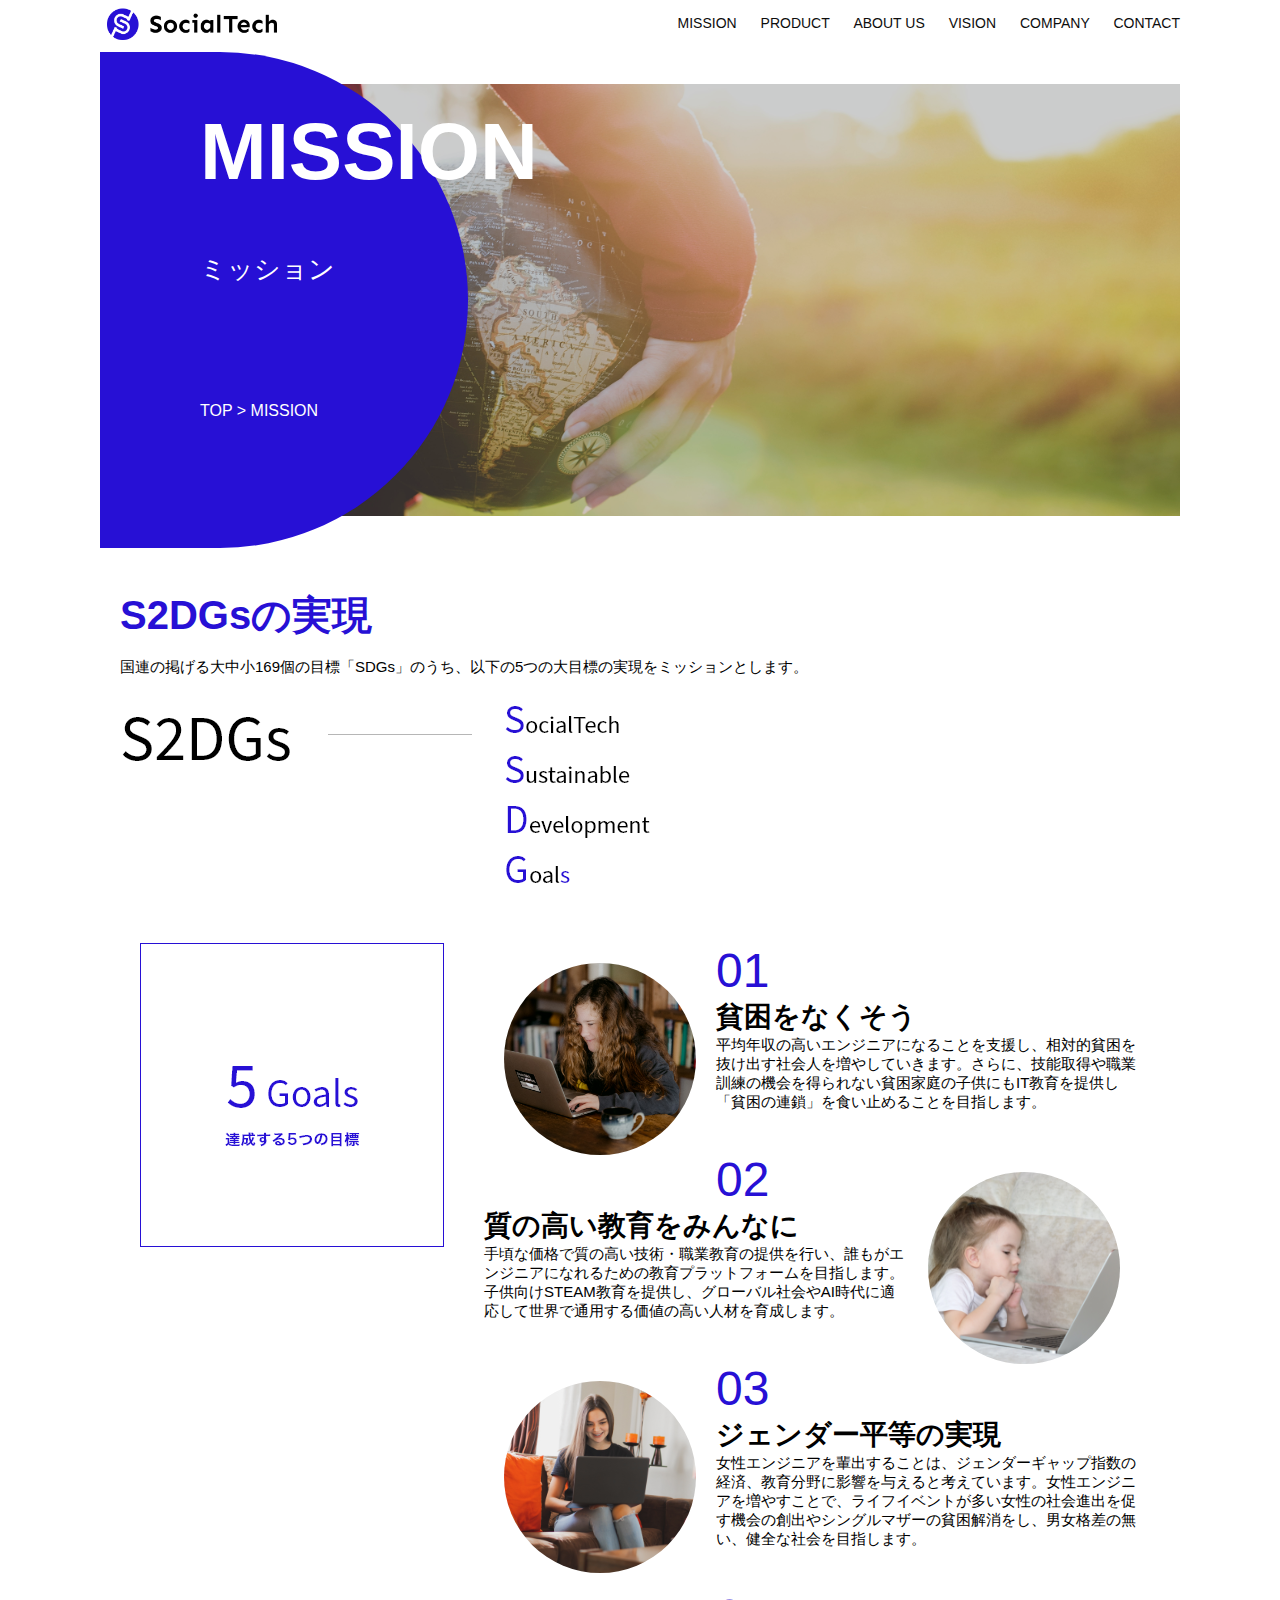
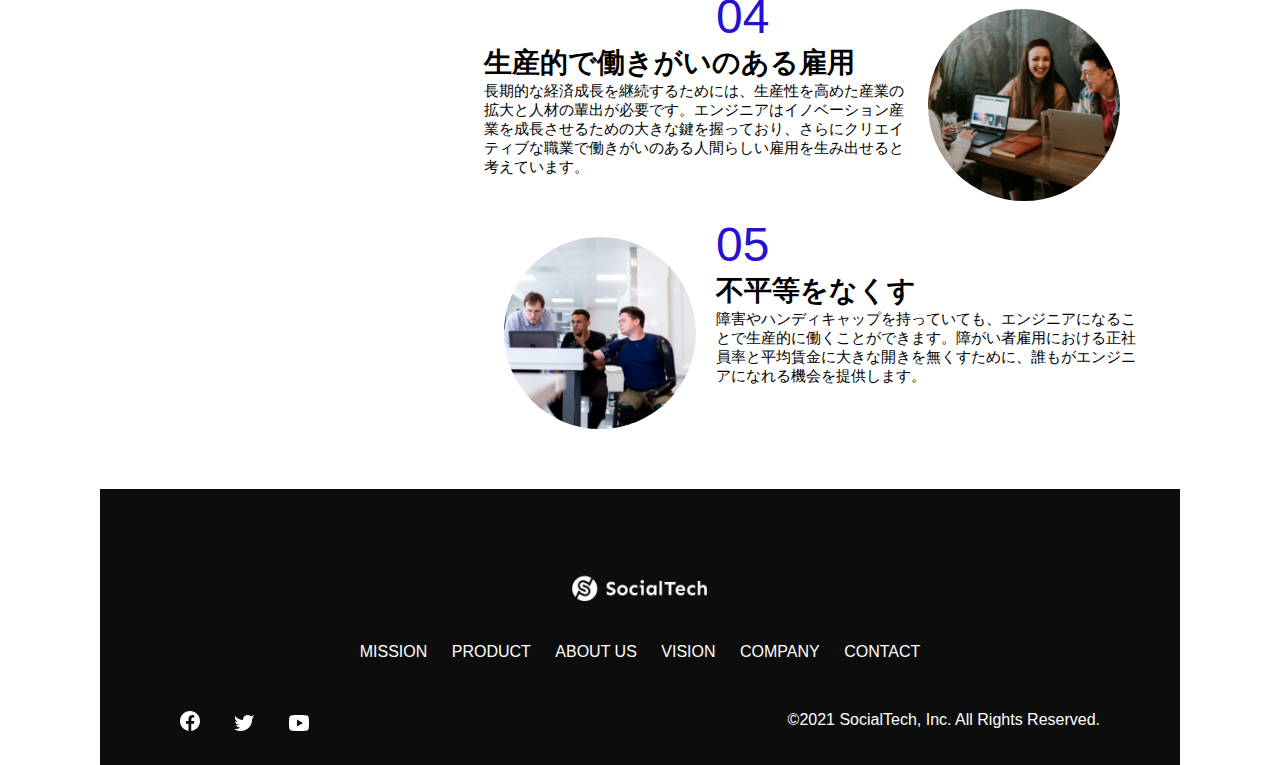
<file: kadai_tutorial_output/mission.html>
<!DOCTYPE html>
<html>
<head>
   <title>SocialTech - MISSION ミッション -</title>
   <meta charset="UTF-8">
   <meta name="description" content="SocialTechが目指す5つの目標（S2DGs）を紹介します">
   <meta name="viewport" content="width=device-width, initial-scale=1.0">
   <link rel="stylesheet" href="style.css">
</head>

<body>
  <!-- ヘッダー -->
  <header>
    <!-- ロゴ -->
    <a href="index.html" id="logo"><img src="images/logo.png" alt="トップページに戻る"></a>

    <!-- PC用ナビゲーション -->
    <nav id="nav-pc">
       <a href="mission.html">MISSION</a>
       <a href="product.html">PRODUCT</a>
       <a href="index.html#aboutus">ABOUT US</a>
       <a href="index.html#vision">VISION</a>
       <a href="index.html#company">COMPANY</a>
       <a href="index.html#contact">CONTACT</a>
     </nav>
 
     <!-- スマホ用メニューボタン -->
     <img id="menu-sp" src="images/button-menu.png" alt="ナビゲーションを開く" onclick="document.getElementById('nav-sp').style.display = 'block'">
 
     <!-- スマホ用ナビゲーション -->
     <nav id="nav-sp">
       <img id="close" src="images/button-close.png" alt="ナビゲーションを閉じる" onclick="document.getElementById('nav-sp').style.display = 'none'">
       <a id="logo-sp" href="index.html" onclick="document.getElementById('nav-sp').style.display = 'none'"><img
          src="images/logo-sp.png" alt="トップページに戻る"></a>
       <a class="menu" href="mission.html" onclick="document.getElementById('nav-sp').style.display = 'none'">MISSION</a>
       <a class="menu" href="product.html" onclick="document.getElementById('nav-sp').style.display = 'none'">PRODUCT</a>
       <a class="menu" href="index.html#aboutus" onclick="document.getElementById('nav-sp').style.display = 'none'">ABOUT
        US</a>
       <a class="menu" href="index.html#vision"
        onclick="document.getElementById('nav-sp').style.display = 'none'">VISION</a>
       <a class="menu" href="index.html#company"
        onclick="document.getElementById('nav-sp').style.display = 'none'">COMPANY</a>
       <a class="menu" href="index.html#contact"
        onclick="document.getElementById('nav-sp').style.display = 'none'">CONTACT</a>
       <div id="sns">
        <a href="https://www.facebook.com/sejuku2013"><img src="images/button-facebook.png" alt="Facebookのリンク"></a>
        <a href="https://twitter.com/samuraijuku"><img src="images/button-twitter.png" alt="Twitterのリンク"></a>
        <a href="https://www.youtube.com/channel/UCCFOQO5aDK0xXam4cUQXT8g"><img src="images/button-youtube.png" alt="YouTubeのリンク"></a>
      </div>
    </nav>
   </header>
   <main>
    <article>
        <section id="mission-main">
            <div id="mission-title">
                <h1>MISSION</h1>
                <span>ミッション</span>
                <div>TOP > MISSION</div>
            </div>
        </section>
        <section id="mission-s2dgs">
            <h2 class="mission-h2">S2DGsの実現</h2>
            <p>国連の掲げる大中小169個の目標「SDGs」のうち、以下の5つの大目標の実現をミッションとします。</p>
            <img src="images/mission/mission-s2dgs.png" alt="S2DGs">
        </section>
          <section id="mission-5goals">
            <div>
              <img id="s2dgs-image" src="images/mission/mission-5goals.png" alt="5Goals">
            </div>
            <div>
              <div>
              <img class="fivegoals-image-left" src="images/mission/mission-5goals01.png" alt="PCを操作する女の子">
              <span class="fivegoals-number">01</span>
               <h3 class="fivegoals-h3">貧困をなくそう</h3>
               <p class="fivegoals-p">
                平均年収の高いエンジニアになることを支援し、相対的貧困を抜け出す社会人を増やしていきます。さらに、技能取得や職業訓練の機会を得られない貧困家庭の子供にもIT教育を提供し「貧困の連鎖」を食い止めることを目指します。
               </p>
              </div>
              <div>
              <img class="fivegoals-image-right" src="images/mission/mission-5goals02.png" alt="PCを見つめる小さい女の子">
              <span class="fivegoals-number">02</span>
              <h3 class="fivegoals-h3">質の高い教育をみんなに</h3>
              <p class="fivegoals-p">
                  手頃な価格で質の高い技術・職業教育の提供を行い、誰もがエンジニアになれるための教育プラットフォームを目指します。子供向けSTEAM教育を提供し、グローバル社会やAI時代に適応して世界で通用する価値の高い人材を育成します。
              </p>
              </div>
              <div>
              <img class="fivegoals-image-left" src="images/mission/mission-5goals03.png" alt="PCを操作する女性">
              <span class="fivegoals-number">03</span>
              <h3 class="fivegoals-h3">ジェンダー平等の実現</h3>
              <p class="fivegoals-p">
                女性エンジニアを輩出することは、ジェンダーギャップ指数の経済、教育分野に影響を与えると考えています。女性エンジニアを増やすことで、ライフイベントが多い女性の社会進出を促す機会の創出やシングルマザーの貧困解消をし、男女格差の無い、健全な社会を目指します。
              </p>
              </div>
              <div>
              <img class="fivegoals-image-right" src="images/mission/mission-5goals04.png" alt="笑顔で話し合う3人の男女">
              <span class="fivegoals-number">04</span>
              <h3 class="fivegoals-h3">生産的で働きがいのある雇用</h3>
              <p class="fivegoals-p">
                長期的な経済成長を継続するためには、生産性を高めた産業の拡大と人材の輩出が必要です。エンジニアはイノベーション産業を成長させるための大きな鍵を握っており、さらにクリエイティブな職業で働きがいのある人間らしい雇用を生み出せると考えています。
              </p>
              </div>
              <div>
              <img class="fivegoals-image-left" src="images/mission/mission-5goals05.png" alt="障害を持つ男性が生き生きと働く様子">
              <span class="fivegoals-number">05</span>
              <h3 class="fivegoals-h3">不平等をなくす</h3>
              <p class="fivegoals-p">
                障害やハンディキャップを持っていても、エンジニアになることで生産的に働くことができます。障がい者雇用における正社員率と平均賃金に大きな開きを無くすために、誰もがエンジニアになれる機会を提供します。
              </p>
              </div>
            </div>
        </section>
    </article>
    <footer>
       <div id="footer-logo">
        <img src="images/logo-sp.png" alt="SocialTech">
       </div>
       <div id="footer-link">
        <a href="mission.html">MISSION</a>
        <a href="product.html">PRODUCT</a>
        <a href="index.html#aboutus">ABOUT US</a>
        <a href="index.html#vision">VISION</a>
        <a href="index.html#company">COMPANY</a>
        <a href="index.html#contact">CONTACT</a>
       </div>
       <div id="sns-footer">
        <a href="https://www.facebook.com/sejuku2013"><img src="images/button-facebook.png" alt="Facebookのリンク"></a>
        <a href="https://twitter.com/samuraijuku"><img src="images/button-twitter.png" alt="Twitterのリンク"></a>         <a href="https://www.youtube.com/channel/UCCFOQO5aDK0xXam4cUQXT8g"><img src="images/button-youtube.png" alt="YouTubeのリンク"></a>
        <span id="copyright">&copy;2021 SocialTech, Inc. All Rights Reserved. </span>
      </div>
    </footer>
  </main>
</body>

</html>
</file>
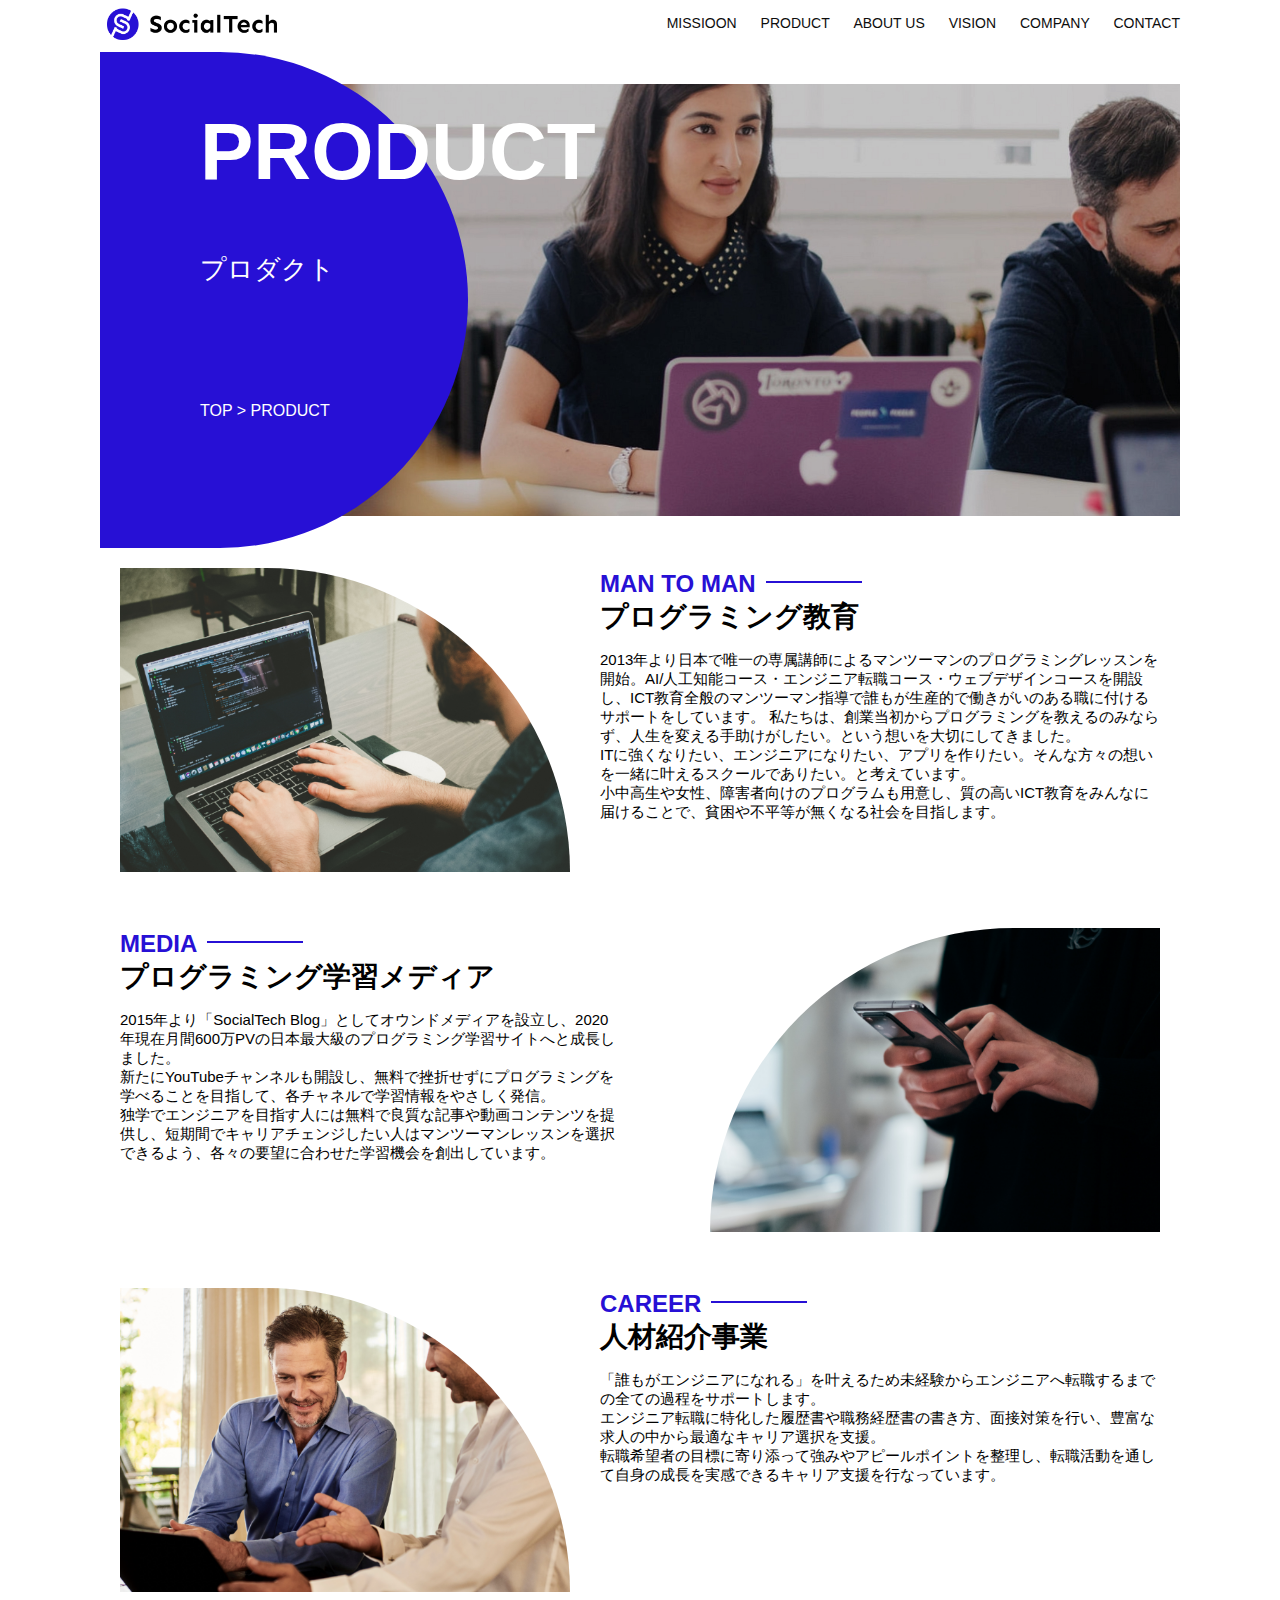
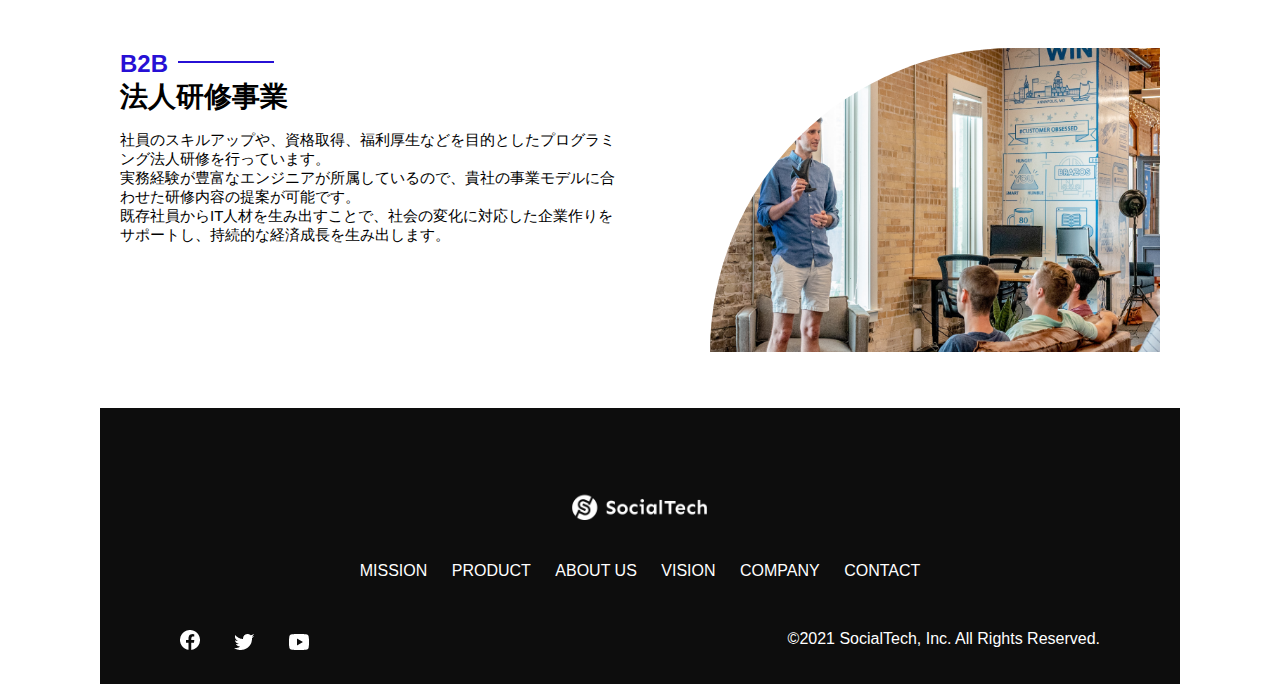
<file: kadai_tutorial_output/product.html>
<!DOCTYPE html>
<html>
    <head>
        <title>SocialTech -PRODUCT プロダクト-</title>
            <meta charset="UTF-8">
            <meta name="description" content="SocialTechの4つのプロダクトを紹介します">
            <meta name="viewport" content="width=device-width, initial-scale=1.0">
            <link rel="stylesheet" href="style.css">
    </head>
    <body>
        <header>
            <a href="index.html" id="logo">
                <img src="images/logo.png" alt="トップページトップページに戻る">
            </a>

            <nav id="nav-pc">
                <a href="mission.html">MISSIOON</a></li>
                <a href="product.html">PRODUCT</a></li>
                <a href="index.html#aboutus">ABOUT US</a></li>
                <a href="index.html#vision">VISION</a></li>
                <a href="index.html#company">COMPANY</a></li>
                <a href="index.html#contact">CONTACT</a></li>
            </nav>
            <!-- スマホ用メニューボタン -->
             <img id="menu-sp" src="images/button-menu.png" alt="ナビゲーションを開く" onclick="document.getElementById('nav-sp').style.display = 'block'">

            <!-- スマホ用ナビゲーション -->
              <nav id="nav-sp">
                <img id="close" src="images/button-close.png" alt="ナビゲーションを閉じる" onclick="document.getElementById('nav-sp').style.display = 'none'">
                <a id="logo-sp" href="index.html" onclick="document.getElementById('nav-sp').style.display = 'none'">
                <img src="images/logo-sp.png" alt="トップページに戻る"></a>
                <a class="menu" href="mission.html" onclick="document.getElementById('nav-sp').style.display = 'none'">MISSION</a>
                <a class="menu" href="product.html" onclick="document.getElementById('nav-sp').style.display = 'none'">PRODUCT</a>
                <a class="menu" href="index.html#aboutus" onclick="document.getElementById('nav-sp').style.display = 'none'">ABOUTUS</a>
                <a class="menu" href="index.html#vision" onclick="document.getElementById('nav-sp').style.display = 'none'">VISION</a>
                <a class="menu" href="index.html#company" onclick="document.getElementById('nav-sp').style.display = 'none'">COMPANY</a>
                <a class="menu" href="index.html#contact" onclick="document.getElementById('nav-sp').style.display = 'none'">CONTACT</a>
                <div id="sns">
                <a href="https://www.facebook.com/sejuku2013"><img src="images/button-facebook.png" alt="Facebookのリンク"></a>
                <a href="https://twitter.com/samuraijuku"><img src="images/button-twitter.png" alt="Twitterのリンク"></a>
                <a href="https://www.youtube.com/channel/UCCFOQO5aDK0xXam4cUQXT8g"><img src="images/button-youtube.png" alt="YouTubeのリンク"></a>
                </div>
              </nav>
        </header>
        <main>
            <article>
                <section id="product-main">
                    <div id="product-title">
                        <h1>PRODUCT</h1>
                        <span>プロダクト</span>
                        <div>TOP > PRODUCT</div>
                    </div>
                </section>
                <section class="product-section1">
                    <img src="images/product/product-mantoman.png" alt="PCでコードを書く男性">
                    <div>
                        <h2 class="product-h2">MAN TO MAN</h2>
                        <h3 class="product-h3">プログラミング教育</h3>
                        <p>2013年より日本で唯一の専属講師によるマンツーマンのプログラミングレッスンを開始。AI/人工知能コース・エンジニア転職コース・ウェブデザインコースを開設し、ICT教育全般のマンツーマン指導で誰もが生産的で働きがいのある職に付けるサポートをしています。
                            私たちは、創業当初からプログラミングを教えるのみならず、人生を変える手助けがしたい。という想いを大切にしてきました。<br>ITに強くなりたい、エンジニアになりたい、アプリを作りたい。そんな方々の想いを一緒に叶えるスクールでありたい。と考えています。<br>小中高生や女性、障害者向けのプログラムも用意し、質の高いICT教育をみんなに届けることで、貧困や不平等が無くなる社会を目指します。
                        </p>
                    </div>
                </section>
                <section class="product-section2">
                    <div>
                        <h2 class="product-h2">MEDIA</h2>
                        <h3 class="product-h3">プログラミング学習メディア</h3>
                        <p>2015年より「SocialTech
                            Blog」としてオウンドメディアを設立し、2020年現在月間600万PVの日本最大級のプログラミング学習サイトへと成長しました。<br>新たにYouTubeチャンネルも開設し、無料で挫折せずにプログラミングを学べることを目指して、各チャネルで学習情報をやさしく発信。<br>独学でエンジニアを目指す人には無料で良質な記事や動画コンテンツを提供し、短期間でキャリアチェンジしたい人はマンツーマンレッスンを選択できるよう、各々の要望に合わせた学習機会を創出しています。
                        </p>
                    </div>
                    <img src="images/product/product-media.png" alt="スマートフォンを操作する人">
                </section>
                <section class="product-section1">
                    <img src="images/product/product-career.png" alt="笑顔で話し合う2人の男性">
                    <div>
                        <h2 class="product-h2">CAREER</h2>
                        <h3 class="product-h3">人材紹介事業</h3>
                        <p>「誰もがエンジニアになれる」を叶えるため未経験からエンジニアへ転職するまでの全ての過程をサポートします。<br>エンジニア転職に特化した履歴書や職務経歴書の書き方、面接対策を行い、豊富な求人の中から最適なキャリア選択を支援。<br>転職希望者の目標に寄り添って強みやアピールポイントを整理し、転職活動を通して自身の成長を実感できるキャリア支援を行なっています。<br>
                        </p>
                    </div>
                </section>
                <section class="product-section2">
                    <div>
                        <h2 class="product-h2">B2B</h2>
                        <h3 class="product-h3">法人研修事業</h3>
                        <p>社員のスキルアップや、資格取得、福利厚生などを目的としたプログラミング法人研修を行っています。<br>実務経験が豊富なエンジニアが所属しているので、貴社の事業モデルに合わせた研修内容の提案が可能です。<br>既存社員からIT人材を生み出すことで、社会の変化に対応した企業作りをサポートし、持続的な経済成長を生み出します。
                        </p>
                    </div>
                    <img src="images/product/product-b2b.png" alt="講演中の男性とそれを聴く人々">
                </section>
            </article>
        </main>
        <footer>
            <div id="footer-logo">
                <img src="images/logo-sp.png" alt="SocialTech">
            </div>
            <div id="footer-link">
                <a href="mission.html">MISSION</a>
                <a href="product.html">PRODUCT</a>
                <a href="index.html#aboutus">ABOUT US</a>
                <a href="index.html#vision">VISION</a>
                <a href="index.html#company">COMPANY</a>
                <a href="index.html#contact">CONTACT</a>
            </div>
            <div id="sns-footer">
                <a href="https://www.facebook.com/sejuku2013"><img src="images/button-facebook.png" alt="Facebookのリンク"></a>
                <a href="https://twitter.com/samuraijuku"><img src="images/button-twitter.png" alt="Twitterのリンク"></a>
                <a href="https://www.youtube.com/channel/UCCFOQO5aDK0xXam4cUQXT8g"><img src="images/button-youtube.png" alt="YouTubeのリンク"></a>
                <span id="copyright">&copy;2021 SocialTech, Inc. All Rights Reserved. </span>
            </div>
        </footer>
    </main>

</body>
</html>
</file>
<file: html-css-kadai_013/style.css>
/* PC、スマホ共通スタイル */
body {
  font-family: "Source Sans Pro", "Hiragino Kaku Gothic ProN", Meiryo, Arial,
    sans-serif;
}

p {
  font-size: 15px;
}

#main-visual>img {
  width: 100%;
}

/*================
PC用のスタイル 
=================*/
@media screen and (min-width: 768px) {
  /* 横幅設定 */
  body {
    max-width: 1080px;
    min-width: 960px;
    margin: 0 auto 0 auto;
  }

  /* ヘッダー */
  header {
    display: flex;
    justify-content: space-between;
  }

  /* ナビゲーションのレイアウト */
  #nav-pc {
    text-align: right;
    font-size: 14px;
    padding-top: 15px;
  }

  /* ナビゲーションのリンクの装飾設定 */
  #nav-pc>a {
    text-decoration: none;
    margin-left: 20px;
  }

  #nav-pc>a:link {
    color: #0d0d0d;
  }

  #nav-pc>a:visited {
    color: #0d0d0d;
  }

  #nav-pc>a:hover {
    color: #0d0d0d;
    text-decoration: underline;
  }

  #nav-pc>a:active {
    color: #0d0d0d;
  }

  #menu-sp {
    display: none;
  }

  #nav-sp {
    display: none;
  }
}

/*================
SP用のスタイル 
=================*/
@media screen and (max-width: 767px) {
  body {
    min-width: 375px;
    margin: 0;
  }

  #nav-pc {
    display: none;
  }

  #menu-sp {
    float: right;
    padding: 0;
  }

  #nav-sp {
    background-color: #ce933e;
    position: absolute;
    left: 0;
    top: 0;
    height: 100%;
    width: 100%;
    display: none;
    z-index: 100;
  }

  #close {
    position: absolute;
    top: 20px;
    right: 20px;
  }

  #logo-sp {
    margin: 80px 0 30px 20px;
  }

  #nav-sp > a {
    display: block;
  }

  #nav-sp > a:link {
    color: #ffffff;
  }

  #nav-sp > a:visited {
    color: #ffffff;
  }

  #nav-sp > a:hover {
    color: #ffffff;
    text-decoration: underline;
  }

  #nav-sp > a:active {
    color: #ffffff;
  }

  #nav-sp > .menu {
    text-decoration: none;
    display: block;
    margin-right: 20px;
    margin-left: 20px;
    height: 44px;
    font-size: 16px;
    background-image: url("images/arrow.png");
    background-repeat: no-repeat;
    background-position: right top;
  }

}
</file>
<file: kadai_tutorial_output/style.css>
p {
    font-size: 15px;
}

body {
    font-family: "Source Sans Pro", "Hiragino Kaku Gothic ProN", Meiryo, Arial, sans-serif;
}

.arrow-right {
    color: #2710d5;
}

#submit {
    margin-top: 50px;
}

@media screen and (min-width: 768px) {

body {
    max-width: 1080px;
    min-width: 960px;
    margin: 0 auto 0 auto;
}

header {
    display: flex;
    justify-content: space-between;
}

#nav-pc {
    font-size: 14px;
    padding-top: 15px;
}

#nav-pc > a {
    text-decoration: none;
    margin-left: 20px;
}
#nav-pc > a:link {
    color: #0d0d0d;
}
#nav-pc > a:visited {
    color: #0d0d0d;
}
#nav-pc > a:hover {
    color: #0d0d0d;
    text-decoration: underline;
}
#nav-pc > a:active {
    color: #0d0d0d;
}
#nav-sp, #menu-sp {
    display: none;
  }  

#main-visual {
    position: relative;
    height: 400px;
}
#main-message {
    position: absolute;
    top: 0;
    left: 0;
    background-color: #2710d5;
    color: #ffffff;
    border-radius: 0 0 476px 0;
    max-width: 620px;
    height: 100%;
    width: 100%;
    z-index: 11;
}

#main-message > h1 {
    font-size: 60px;
    font-weight: bold;
    margin: 100px 0 0 50px;
}
#main-message > p {
    font-size: 28px;
    margin: 0 0 0 50px;
}

#main-visual > img {
    max-width: 620px;
    border-radius: 476px 0 0 0;
    position: absolute;
    top: 0;
    right: 0;
    z-index: 10;
}

h2 {
    margin: 40px 0 0 0;
}
h2::after {
    content:url("images/line.png");
    margin-left: 10px;
}

h3 {
    font-size: 27px;
}

#mission {
    margin: 80px auto;
    width: 100%;
}
#mission-flex {
    width: 100%;
    display: flex;
}

#mission-flex > div{
    width: 50%;
    margin: 20px;
}
#mission-photo {
    width: 100%;
}
#e2dgs {
    margin-top: 50px;
    width: 100px;
}

#product {
    background-color: #fafafa;
    margin: 80px 0 80px 0;
    padding: 10px 40px 0 40px;
}
#product > div {
    margin-top: 40px;
    display: flex;
}
#product-left {
    width: 50%;
    margin-right: 20px;
}
#product-right {
    width: 50%;
    margin-left: 20px;
    margin-top: 80px;
}
#product-left > div  {
    position: relative;
    height: 480px;
    margin-right: 20px;
}
#product-right > div {
    position: relative;
    height: 480px;
    margin-left: 20px;
}

.product-photo {
    width: 100%;
}
.product-explain {
    background-color: #ffffff;
    position: absolute;
    left: 0;
    top: 280px;
    margin: 0 40px 0 40px;
    padding: 20px;
    box-shadow: 5px 5px 10px rgba(0, 0, 0, 0.05);
}

.product-explain > span {
    color: #2710d5;
    font-weight: bold;
    font-size: 16px;
    margin: 0;
}

.product-explain > h3 {
    font-size: 20px;
    margin: 5px 0 5px 0;
}

.product-explain > p {
    font-size: 14px;
    margin: 0;
}

#product-more {
    margin: 0 auto -42px auto; 
}

#aboutus {
    margin: 80px auto 80px auto;
}

#aboutus > div {
    display: flex;
}

.culture-img {
    width: 100%;
    align-self: flex-start;
}

.culture-img2 {
    margin-top: 50px;
    width: 100%;
}

.culture-table {
    margin-right: 50px;
}

.culture-num {
    font-size: 80px;
    color: #2710d5;
    margin-right: 20px;
}

.culture-en {
    color: #2710d5;
    font-weight: bold;
    font-size: 24px;
    display: block;
}

.culture-jp {
    font-size: 28px;
    font-weight: bold;
}

.culture-description {
    margin: 0;
}

#vision {
    margin: 80px auto;
}

#vision > div {
    width: 100%;
    display: flex;
    justify-content: space-between;
    flex-wrap: wrap
}

.vision-box {
    width: 300px;
    height: 300px;
    margin-bottom: 30px;
    position: relative;
}

.vision-box > img {
    width: 100%;
    height: auto;
    position: absolute;
    top: 0;
    left: 0;
    z-index: 30;
}

.vision-box > span {
    position: absolute;
    top: 0;
    left: 0;
    z-index: 31;
    margin-right: 20px;
}

.vision-box > span > h4 {
    color: #2710d5;
    font-size: 19px;
    margin-top: 80px;
}

.vision-box > span > h4::first-letter {
    font-size: 40px;
}

.vision-box > span > h5 {
    font-size: 20px;
    margin: 0 0 0 0;
}

.vision-box > span > p {
    margin: 10px 0 0 0;
}

#company {
    margin: 80px auto;
}

#company-table {
    width: 100%;
}

.tableheader {
    text-align: left;
    padding: 20px;
    border-bottom-color: #2710d5;
    border-bottom-width: 1px;
    border-bottom-style: solid;
    width: 100px;
}

.tableheader-first {
    text-align: left;
    padding: 20px;
    border-bottom-color: #2710d5;
    border-bottom-width: 1px;
    border-bottom-style: solid;
    border-top-color: #2710d5;
    border-top-width: 1px;
    border-top-style: solid;
    width: 100px;
}

.cell {
    padding: 30px;
    border-bottom-color: #ececec;
    border-bottom-width: 1px;
    border-bottom-style: solid;
}

.cell-first {
    padding: 30px;
    border-bottom-color: #ececec;
    border-bottom-width: 1px;
    border-bottom-style: solid;
    border-top-color: #ececec;
    border-top-width: 1px;
    border-top-style: solid;
}

#company > iframe {
    width: 100%;
    height: 368px;
    margin-top: 40px;
}

#contact {
    margin: 80px auto;
}

#contact > form > div {
    display: flex;
    flex-direction: row;
    flex-wrap: wrap;
    padding: 0 0 30px 0;
}

.contact-heading {
    width: 240px;
    align-self: center;
}

.contact-label {
    font-weight: bold;
}

.contact-span {
    color: #ce2222;
    margin-left: 20px;
    font-weight: bold;
}

.contact-textbox {
    border-top: 0;
    border-left: 0;
    border-right: 0;
    border-bottom-width: 1px;
    border-bottom-color: #707070;
    border-bottom-style: solid;
    background-color: #fafafa;
    width: 400px;
    height: 56px;
}

.contact-textarea {
    border-top: 0;
    border-left: 0;
    border-right: 0;
    border-bottom-width: 1px;
    border-bottom-color: #707070;
    border-bottom-style: solid;
    background-color: #fafafa;
    width: 400px;
    height: 200px;
}

details {
    width: 700px;
}

details > div {
    background-color: #fafafa;
    padding: 20px;
}

details > div > span {
    font-weight: bold;
}

footer {
    background-color: #0d0d0d;
    text-align: center;
    padding: 80px 80px 30px 80px;
}

#footer-logo {
    margin-bottom: 30px;
}

#footer-link {
    margin-bottom: 50px;
}

#footer-link > a {
    text-decoration: none;
    margin: 10px;
}

#footer-link > a:link {
    color: #ffffff;
}

#footer-link > a:visited {
    color: #ffffff;
}

#footer-link > a:hover {
    color: #fafafa;
    text-decoration: underline;
}

#footer-link > a:active {
    color: #ffffff;
}
#sns-footer {
    text-align: left;
    width: 100%;
}
#sns-footer > a {
    margin-right: 30px;
}
#copyright {
    color: #ffffff;
    float: right;
}
/* mission.html用スタイル */
/* ミッションのメインビジュアル */
#mission-main {
    height: 496px;
    width: 100%;
    background-image: url("images/mission/mission-main.png");
    background-repeat: no-repeat;
    background-position-y: center;
}
#mission-title {
    background-color: #2710d5;
    width: 368px;
    color: #ffffff;
    height: 496px;
    border-radius: 0 248px 248px 0;
    position: relative;
}
#mission-title > h1 {
    position: absolute;
    top: 0;
    left: 100px;
    font-size: 80px;
}
#mission-title > span {
    position: absolute;
    top: 200px;
    left: 100px;
    font-size: 26px;
}
#mission-title > div {
    position: absolute;
    top: 350px;
    left: 100px;
    font-size: 16px;
}
#mission-s2dgs {
    width: 100%;
    margin: 20px;
}
.mission-h2 {
    color: #2710d5;
    font-size: 40px;
}
.mission-h2::after {
    content: none;
}
#mission-5goals {
    margin: 20px;
    display: flex;
}
#mission-5goals > div {
    flex-grow: 1;
    padding: 20px;
}
#mission-5goals > div > div {
    margin-bottom: 40px;
}
.fivegoals-image-right {
    float: right;
    margin: 20px;
}
.fivegoals-image-left {
    float: left;
    margin: 20px;
}
.fivegoals-number {
    color: #2710d5;
    font-size: 48px;
    margin: 0;
}
.fivegoals-h3 {
    font-size: 28px;
    margin: 0;
}
.fivegoals-p {
    margin: 0;
}

/* プロダクトページ */
#product-main {
    height: 496px;
    width: 100%;
    background-image: url("images/product/product-main.png");
    background-repeat: no-repeat;
    background-position-y: center;
}
#product-title {
    background-color: #2710d5;
    width: 368px;
    color: #ffffff;
    height: 496px;
    border-radius: 0 248px 248px 0;
    position: relative;
}
#product-title > h1 {
    position: absolute;
    top: 0;
    left: 100px;
    font-size: 80px;
}
#product-title > span {
    position: absolute;
    top: 200px;
    left: 100px;
    font-size: 26px;
}
#product-title > div {
    position: absolute;
    top: 350px;
    left: 100px;
    font-size: 16px;
}

 /* セクション1 */
.product-section1 {
    position: relative;
    margin: 20px;
    height: 340px;
}
.product-section1 > img {
    position: absolute;
    top: 0;
    left: 0;
    width: 450px;
    margin: 0 40px 30px 0;
    border-radius: 0 432px 0 0;
}
.product-section1 > div {
    position: absolute;
    top: 0;
    left: 480px;
}
 /* セクション2 */
.product-section2 {
    position: relative;
    margin: 20px;
    height: 340px;
}
.product-section2 > img {
    position: absolute;
    top: 0;
    right: 0;
    width: 450px;
    margin: 0 0 30px 40px;
    border-radius: 432px 0 0 0;
}
.product-section2 > div {
    width: 500px;
    position: absolute;
    top: 0;
    left: 0;
}
.product-h2 {
    color: #2710d5;
    font-size: 24px;
    margin: 0;
}
.product-h3 {
    font-size: 28px;
    margin: 0;
}

}

@media screen and (max-width: 767px) {
    body {
        min-width: 375px;
        margin: 0;
    }

    #nav-pc {
        display: none;
    }

    #menu-sp {
        float: right;
        padding: 0;
    }

    #nav-sp {
        background-color: #2710d5;
        position: absolute;
        top: 0;
        left: 0;
        width: 100%;
        height: 100%;
        display: none;
        z-index: 100;
    }

    #close {
        position: absolute;
        top: 20px;
        right: 20px;
    }

    #logo-sp {
        margin: 80px 0 30px 20px;
    }

    #nav-sp > a {
        display: block;
    }

    #nav-sp > a:link {
        color: #ffffff;
    }
    #nav-sp > a:visited {
        color: #ffffff;
    }
    #nav-sp > a:hover {
        color: #ffffff;
        text-decoration: underline;
    }
    #nav-sp > a:active {
        color: #ffffff;
    }

    #nav-sp > .menu {
        text-decoration: none;
        display: block;
        margin: 0 20px 0 20px;
        height: 44px;
        font-size: 16px;
        background-image: url("images/arrow.png");
        background-repeat: no-repeat;
        background-position: right top;
    }

    #sns {
        position: absolute;
        bottom: 20px;
        left: 20px;
    }
    #sns > a {
        margin-right: 30px;
    }

    /* メインビジュアル */
    #main-visual {
        position: relative;
        height: 470px;
        width: 100%;
        overflow: hidden;
    }

    #main-visual > div {
        position: absolute;
        top: 0;
        left: 0; 
        background-color: #2710d5;
        color: white;
        border-radius: 0 0 476px 0;
        text-align: center;
        height: 280px;
        width: 100%;
        z-index: 11;
    }

    #main-visual > div > h1 {
        font-size: 28px;
        margin: 90px 0 0 0;
    }

    #main-visual > div > p {
        margin: 0;
    }

    #main-visual > img {
        width: 100%;
        border-radius: 476px 0 0 0;
        z-index: 10;
        position: absolute;
        bottom: 0;
        right: 0;
    }

    /* 見出し */
    h2::after {
        content: url("images/line.png");
        margin-left: 10px;
    }

    h3 {
        font-size: 24px;
        margin: 10px 0 0 0;
    }

    #mission {
        margin: 20px;
    }

    #mission-photo, #s2dgs {
        width: 100%;
    }

    #s2days {
        width: 100%;
    }

    /* プロダクト */
    #product {
        background-color: #fafafa;
        padding-top: 10px;
    }
    
    #product h2 {
        margin-left: 20px;
    }

    #product-left, #product-right {
        margin-right: 20px;
        margin-left: 20px;
    }

    #product-left > div, #product-right > div {
        position: relative;
        height: 540px;
    }

    .product-explain {
        background-color: #ffffff;
        position: absolute;
        left: 0;
        bottom: 50px;
        padding: 20px;
        box-shadow: 5px 5px 10px rgba(0, 0, 0, 0.05);
    }

    .product-explain > span {
        color: #2710d5;
        font-weight: bold;
        font-size: 16px;
        margin: 0;
    }

    .product-explain > h3{
        margin-top: 10px;
        margin-bottom: 10px;
    }

    .product-photo {
        width: 100%;
    }

    #product-more > img {
        margin-bottom: -42px;
        margin-left: 20px; 
    }

    #aboutus {
        margin: 80px 20px;
    }
    #aboutus > div {
        display: flex;
        flex-direction: column;
    }
    .culture-table {
        width: 100%;
        padding-right: 20px;
        order: 2;
    }
    .culture-img {
        width: 100%;
        order: 1;
    }
    .culture-img2 {
        width: 100%;
    }
    .culture-num {
        font-size: 80px;
        color: #2710d5;
    }
    .culture-en {
        color: #2710d5;
        font-weight: bold;
        font-size: 24px;
        display: block;
    }
    .culture-jp {
        display: block;
    }
    .culture-description {
        margin: 0;
    }

    /* ビジョン */
    #vision {
        margin: 80px 20px;
    }

    .vision-box {
        width: 300px;
        height: 300px;
        margin-bottom: 30px;
        position: relative;
    }
    .vision-box > img {
        width: 100%;
        height: auto;
        position: absolute;
        top: 0;
        left: 0;
        z-index: 30;
    }
    .vision-box > span {
        position: absolute;
        top: 0;
        left: 0;
        z-index: 31;
        margin-right: 20px;
    }
    .vision-box > span > h4 {
        color: #2710d5;
        font-size: 19px;
        margin-top: 60px;
    }
    .vision-box > span > h5 {
        font-size: 20px;
        margin: 0;
    }
    .vision-box > span > p {
        margin-top: 10px;
    }

    /* 会社概要 */
    #company {
        margin-right: 20px;
        margin-left: 20px;
    }
    #company > h3 {
        margin-bottom: 20px;
    }
    #company > table {
        width: 100%;
    }
    .tableheader-first {
        text-align: left;
        padding: 20px;
        border-bottom-color: #2710d5;
        border-bottom-width: 1px;
        border-bottom-style: solid;
        border-top-color: #2710d5;
        border-top-width: 1px;
        border-top-style: solid;
        width: 50px;
    }
    .tableheader {
        text-align: left;
        padding: 20px;
        border-bottom-color: #2710d5;
        border-bottom-width: 1px;
        border-bottom-style: solid;
        width: 50px;
    }
    .cell {
        padding: 20px;
        border-bottom-color: #ececec;
        border-bottom-width: 1px;
        border-bottom-style: solid;
    }
    .cell-first {
        padding: 20px;
        border-bottom-color: #ececec;
        border-bottom-width: 1px;
        border-bottom-style: solid;
        border-top-color: #ececec;
        border-top-width: 1px;
        border-top-style: solid;
    }
    #company > iframe {
        width: 100%;
        height: 240px;
        margin-top: 40px;
    }

    /* お問い合わせ */
    #contact {
        margin: 80px 20px;
    }
    #contact > h3 {
        margin-bottom: 20px;
    }
    #contact > form > div {
        margin-bottom: 20px;
    }
    .contact-heading {
        margin-bottom: 20px;
    }
    .contact-label {
        font-weight: bold;
    }
    .contact-span {
        color: #ce2222;
        margin-left: 20px;
        font-weight: bold;
    }
    .contact-textbox {
        height: 56px;
        border-top: 0;
        border-left: 0;
        border-right: 0;
        background-color: #fafafa;
        border-bottom-color: #707070;
        border-bottom-width: 1px;
        border-bottom-style: solid;
        min-width: 300px;
        width: 100%;
    }
    .contact-textarea {
        height: 150px;
        border-top: 0;
        border-left: 0;
        border-right: 0;
        background-color: #fafafa;
        width: 100%;
    }
    .radiobutton {
        margin-bottom: 20px;
    }
    .radiobutton + label::after {
        content: "\A";
        white-space: pre;
    }

    /* フッター */
    footer {
        background-color: #0d0d0d;
        padding: 30px 20px 50px 20px;
    }
    #footer-logo {
        margin-bottom: 30px;
    }
    #footer-link {
        margin-bottom: 50px;
    }
    #footer-link > a {
        text-decoration: none;
        margin: 0 20px 30px 0;
        display: block;
        background-image: url("images/arrow.png");
        background-repeat: no-repeat;
        background-position: right top;
    }
    #footer-link > a:link {
        color: #ffffff;
    } 
    #footer-link > a:visited {
        color: #ffffff;
    }
    #footer-link > a:hover {
        color: #ffffff;
        text-decoration: underline;
    }
    #footer-link > a:active {
        color: #ffffff;
    }
    #sns-footer > a {
        margin-right: 30px;
    }
    #copyright {
        font-size: 12px;
        display: block;
        margin-top: 30px;
        color: #ffffff;
    }
    /* ミッションのメインビジュアル */
    #mission-main {
        height: 256px;
        width: 100%;
        background-image: url("images/mission/mission-main.png");
        background-repeat: no-repeat;
        background-position-y: center;
        background-size: auto 208px;
    }
    #mission-title {
        background-color: #2710d5;
        width: 136px;
        color: #ffffff;
        height: 256px;
        border-radius: 0 248px 248px 0;
        position: relative;
    }
    #mission-title > h1 {
        position: absolute;
        top: 0;
        left: 20px;
        font-size: 40px;
    }
    #mission-title > span {
        position: absolute;
        top: 110px;
        left: 20px;
        font-size: 18px;
    }
    #mission-title > div {
        position: absolute;
        top: 180px;
        left: 20px;
        font-size: 13px;
    }

    #mission-s2dgs {
        margin: 20px;
    }
    .mission-h2 {
        color: #2710d5;
        font-size: 38px;
        margin: 0px;
    }
    .mission-h2::after {
        content: none;
    }
    #mission-s2dgs > img {
        width: 100%;
    }

    #mission-5goals {
        margin: 20px;
    }
    #mission-5goals > div > div {
        margin-bottom: 40px;
    }
    #s2dgs-image {
        width: 100%;
    }
    .fivegoals-image-right {
        margin: 20px auto;
        display: block;
    }
    .fivegoals-image-left {
        margin: 20px auto;
        display: block;
    }
    .fivegoals-number {
        color: #2710d5;
        font-size: 48px;
        margin: 0;
    }
    .fivegoals-h3 {
        font-size: 28px;
        margin: 0;
    }
    .fivegoals-p {
        margin: 0;
    }

    /* プロダクトページ */
    #product-main {
        height: 256px;
        width: 100%;
        background-image: url("images/product/product-main.png");
        background-repeat: no-repeat;
        background-position-y: center;
        background-size: auto 208px;
    }
    #product-title {
        background-color: #2710d5;
        width: 136px;
        color: #ffffff;
        height: 256px;
        border-radius: 0 248px 248px 0;
        position: relative;
    }
    #product-title > h1 {
        position: absolute;
        top: 0;
        left: 20px;
        font-size: 40px;
    }
    #product-title > span {
        position: absolute;
        top: 110px;
        left: 20px;
        font-size: 18px;
    }
    #product-title > div {
        position: absolute;
        top: 180px;
        left: 20px;
        font-size: 13px;
    }

    .product-section1 {
        margin: 20px;
    }
    .product-section1 > img {
        width: 100%;
        border-radius: 0 300px 0 0;
    }
    .product-section2 {
        margin: 20px;
        display: flex;
        flex-direction: column;
    }
    .product-section2 > img {
        order: 1;
        width: 100%;
        border-radius: 300px 0 0 0;
    }
    .product-section2 > div {
        order: 2;
    }
    .product-h2 {
        color: #2710d5;
        font-size: 24px;
        margin: 0;
    }
    .product-h3 {
        font-size: 28px;
        margin: 0;
    }
}
</file>
<file: socialtech-kadai_012/style.css>
* {
    box-sizing: border-box;
}

p {
    font-size: 15px;
}

body {
    font-family: "Source Sans Pro", "Hiragino Kaku Gothic ProN", Meiryo, Arial, sans-serif;
}

body {
    max-width: 1080px;
    min-width: 960px;
    margin: 0 auto 0 auto;
}

header {
    display: flex;
    justify-content: space-between;
}

#nav-pc {
    font-size: 14px;
    padding-top: 15px;
}

#nav-pc > a {
    text-decoration: none;
    margin-left: 20px;
}
#nav-pc > a:link {
    color: #0d0d0d;
}
#nav-pc > a:visited {
    color: #0d0d0d;
}
#nav-pc > a:hover {
    color: #0d0d0d;
    text-decoration: underline;
}
#nav-pc > a:active {
    color: #0d0d0d;
}

#main-visual {
    position: relative;
    height: 400px;
}
#main-message {
    position: absolute;
    top: 0;
    left: 0;
    background-color: #2710d5;
    color: #ffffff;
    border-radius: 0 0 476px 0;
    max-width: 620px;
    height: 100%;
    width: 100%;
    z-index: 11;
}

#main-message > h1 {
    font-size: 60px;
    font-weight: bold;
    margin: 100px 0 0 50px;
}
#main-message > p {
    font-size: 28px;
    margin: 0 0 0 50px;
}

#main-visual > img {
    max-width: 620px;
    border-radius: 476px 0 0 0;
    position: absolute;
    top: 0;
    right: 0;
    z-index: 10;
}

h2 {
    margin: 40px 0 0 0;
}
h2::after {
    content:url(images/line.png) ;
    margin-left: 10px;
}

h3 {
    font-size: 27px;
}

#mission {
    margin: 80px auto;
    width: 100%;
}
#mission-flex {
    width: 100%;
    display: flex;
}

#mission-flex > div{
    width: 50%;
    margin: 20px;
}
#mission-photo {
    width: 100%;
}
#e2dgs {
    margin-top: 50px;
    width: 100px;
}

#product {
    background-color: #fafafa;
    margin: 80px 0 80px 0;
    padding: 10px 40px 0 40px;
}
#product > div {
    margin-top: 40px;
    display: flex;
}
#product-left {
    width: 50%;
    margin-right: 20px;
}
#product-right {
    width: 50%;
    margin-left: 20px;
    margin-top: 80px;
}
#product-left > div  {
    position: relative;
    height: 480px;
    margin-right: 20px;
}
#product-right > div {
    position: relative;
    height: 480px;
    margin-left: 20px;
}

.product-photo {
    width: 100%;
}
.product-explain {
    background-color: #ffffff;
    position: absolute;
    left: 0;
    top: 280px;
    margin: 0 40px 0 40px;
    padding: 20px;
    box-shadow: 5px 5px 10px rgba(0, 0, 0, 0.05);
}

.product-explain > span {
    color: #2710d5;
    font-weight: bold;
    font-size: 16px;
    margin: 0;
}

.product-explain > h3 {
    font-size: 20px;
    margin: 5px 0 5px 0;
}

.product-explain > p {
    font-size: 14px;
    margin: 0;
}

#product-more {
    margin: 0 auto -42px auto; 
}

#aboutus {
    margin: 80px auto 80px auto;
}

#aboutus > div {
    display: flex;
}

.culture-img {
    width: 100%;
    align-self: flex-start;
}

.culture-img2 {
    margin-top: 50px;
    width: 100%;
}

.culture-table {
    margin-right: 50px;
}

.culture-num {
    font-size: 80px;
    color: #2710d5;
    margin-right: 20px;
}

.culture-en {
    color: #2710d5;
    font-weight: bold;
    font-size: 24px;
    display: block;
}

.culture-jp {
    font-size: 28px;
    font-weight: bold;
}

.culture-description {
    margin: 0;
}

#vision {
    margin: 80px auto;
}

#vision > div {
    width: 100%;
    display: flex;
    justify-content: space-between;
    flex-wrap: wrap
}

.vision-box {
    width: 300px;
    height: 300px;
    margin-bottom: 30px;
    position: relative;
}

.vision-box > img {
    width: 100%;
    height: auto;
    position: absolute;
    top: 0;
    left: 0;
    z-index: 30;
}

.vision-box > span {
    position: absolute;
    top: 0;
    left: 0;
    z-index: 31;
    margin-right: 20px;
}

.vision-box > span > h4 {
    color: #2710d5;
    font-size: 19px;
    margin-top: 80px;
}

.vision-box > span > h4::first-letter {
    font-size: 40px;
}

.vision-box > span > h5 {
    font-size: 20px;
    margin: 0 0 0 0;
}

.vision-box > span > p {
    margin: 10px 0 0 0;
}

#company {
    margin: 80px auto;
}

#company-table {
    width: 100%;
}

.tableheader {
    text-align: left;
    padding: 20px;
    border-bottom-color: #2710d5;
    border-bottom-width: 1px;
    border-bottom-style: solid;
    width: 100px;
}

.tableheader-first {
    text-align: left;
    padding: 20px;
    border-bottom-color: #2710d5;
    border-bottom-width: 1px;
    border-bottom-style: solid;
    border-top-color: #2710d5;
    border-top-width: 1px;
    border-top-style: solid;
    width: 100px;
}

.cell {
    padding: 30px;
    border-bottom-color: #ececec;
    border-bottom-width: 1px;
    border-bottom-style: solid;
}

.cell-first {
    padding: 30px;
    border-bottom-color: #ececec;
    border-bottom-width: 1px;
    border-bottom-style: solid;
    border-top-color: #ececec;
    border-top-width: 1px;
    border-top-style: solid;
}

#company > iframe {
    width: 100%;
    height: 368px;
    margin-top: 40px;
}

#contact {
    margin: 80px auto;
}

#contact > form > div {
    display: flex;
    flex-direction: row;
    flex-wrap: wrap;
    padding: 0 0 30px 0;
}

.contact-heading {
    width: 240px;
    align-self: center;
}

.contact-label {
    font-weight: bold;
}

.contact-span {
    color: #ce2222;
    margin-left: 20px;
    font-weight: bold;
}

.contact-textbox {
    border-top: 0;
    border-left: 0;
    border-right: 0;
    border-bottom-width: 1px;
    border-bottom-color: #707070;
    border-bottom-style: solid;
    background-color: #fafafa;
    width: 400px;
    height: 56px;
}

.contact-textarea {
    border-top: 0;
    border-left: 0;
    border-right: 0;
    border-bottom-width: 1px;
    border-bottom-color: #707070;
    border-bottom-style: solid;
    background-color: #fafafa;
    width: 400px;
    height: 200px;
}

details {
    width: 700px;
}

details > div {
    background-color: #fafafa;
    padding: 20px;
}

details > div > span {
    font-weight: bold;
}

footer {
    background-color: #0d0d0d;
    text-align: center;
    padding: 80px 80px 30px 80px;
}

#footer-logo {
    margin-bottom: 30px;
}

#footer-link {
    margin-bottom: 50px;
}

#footer-link > a {
    text-decoration: none;
    margin: 10px;
}

#footer-link > a:link {
    color: #ffffff;
}

#footer-link > a:visited {
    color: #ffffff;
}

#footer-link > a:hover {
    color: #fafafa;
    text-decoration: underline;
}

#footer-link > a:active {
    color: #ffffff;
}

#cases {
    margin: 40px 0;
    width: 100%;
}

ul {
    display: flex;
    list-style: none;
}

li {
    width: 33%;
    margin: 20px;
}

.case-card {
    background-color: #ffffff;
    min-height: 400px;
    box-shadow: 5px 5px 15px rgba(0, 0, 0, 0.2);
}

.case-img {
    width: 100%;
}

.case-info {
    padding: 10px 20px;
}

.case-name {
    color: #2710d5;
    font-size: 19px;
}

.case-content {
    font-size: 14px;
}
</file>
